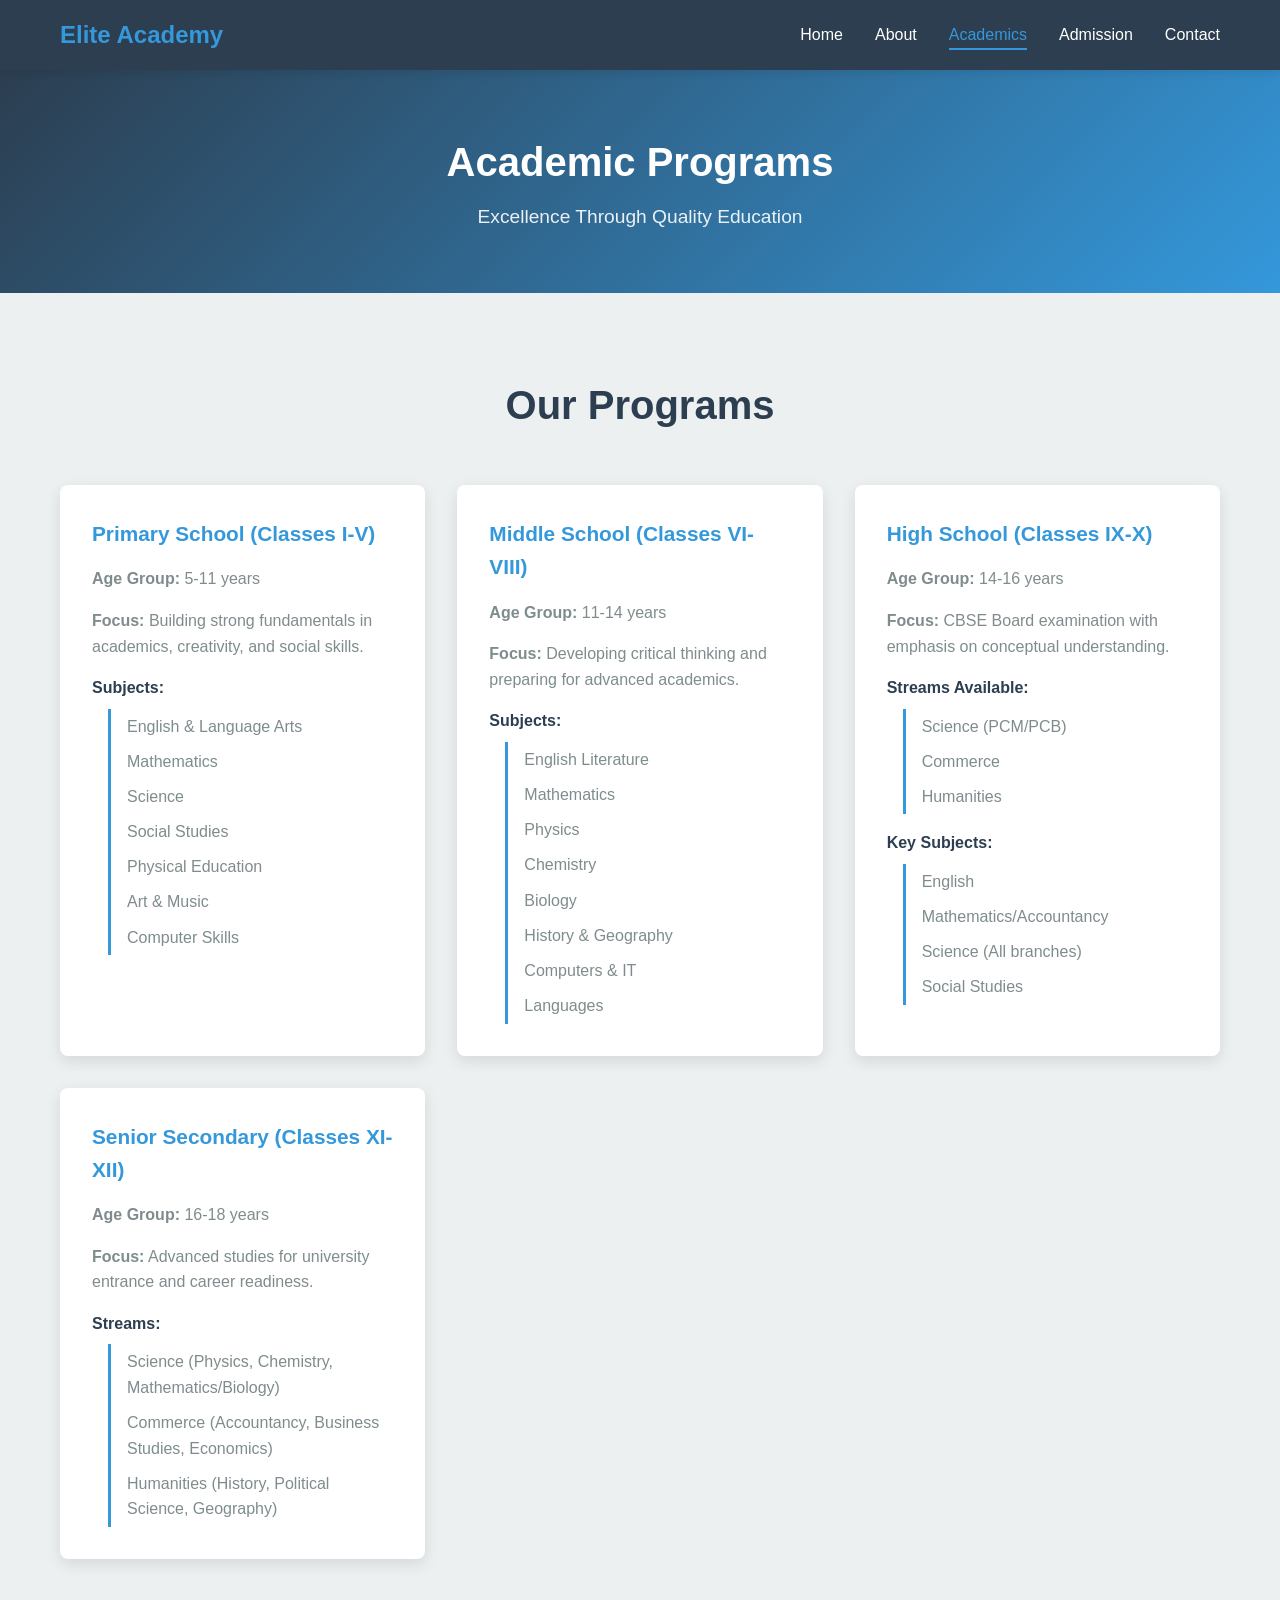
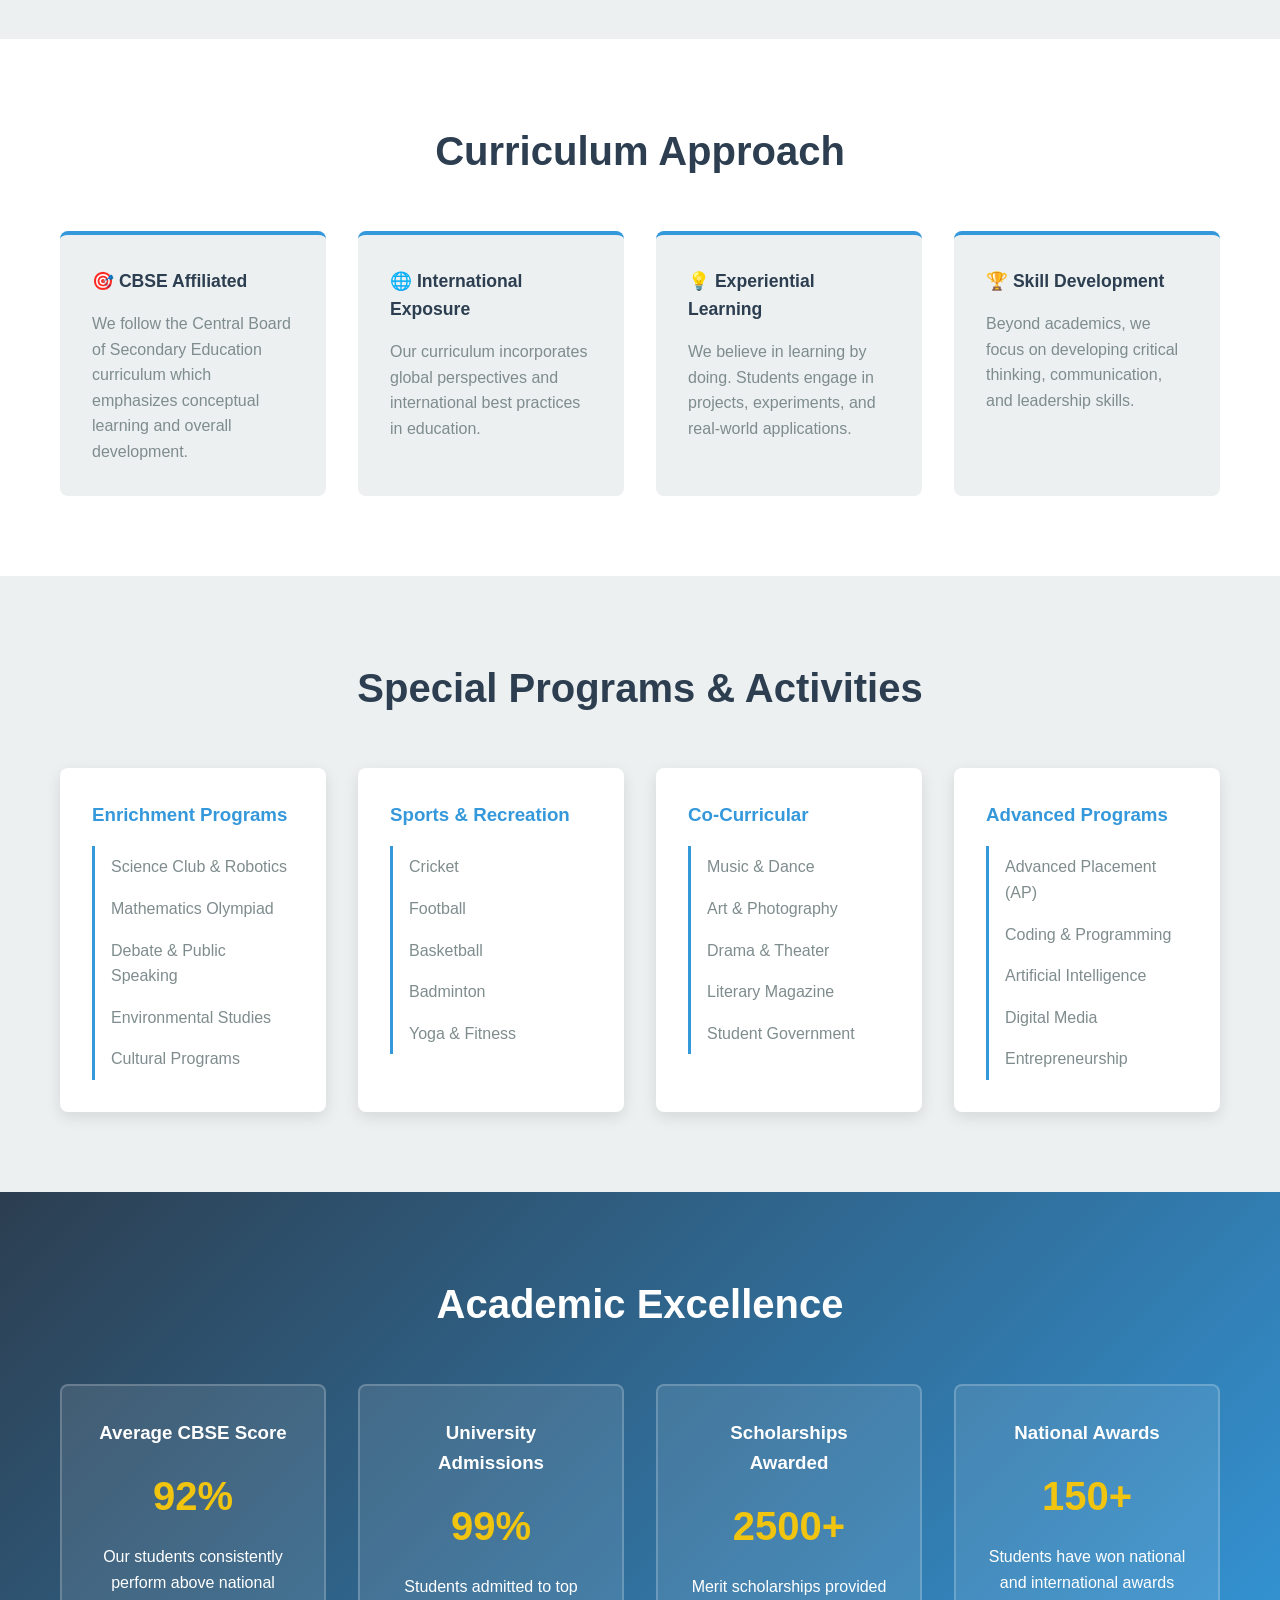
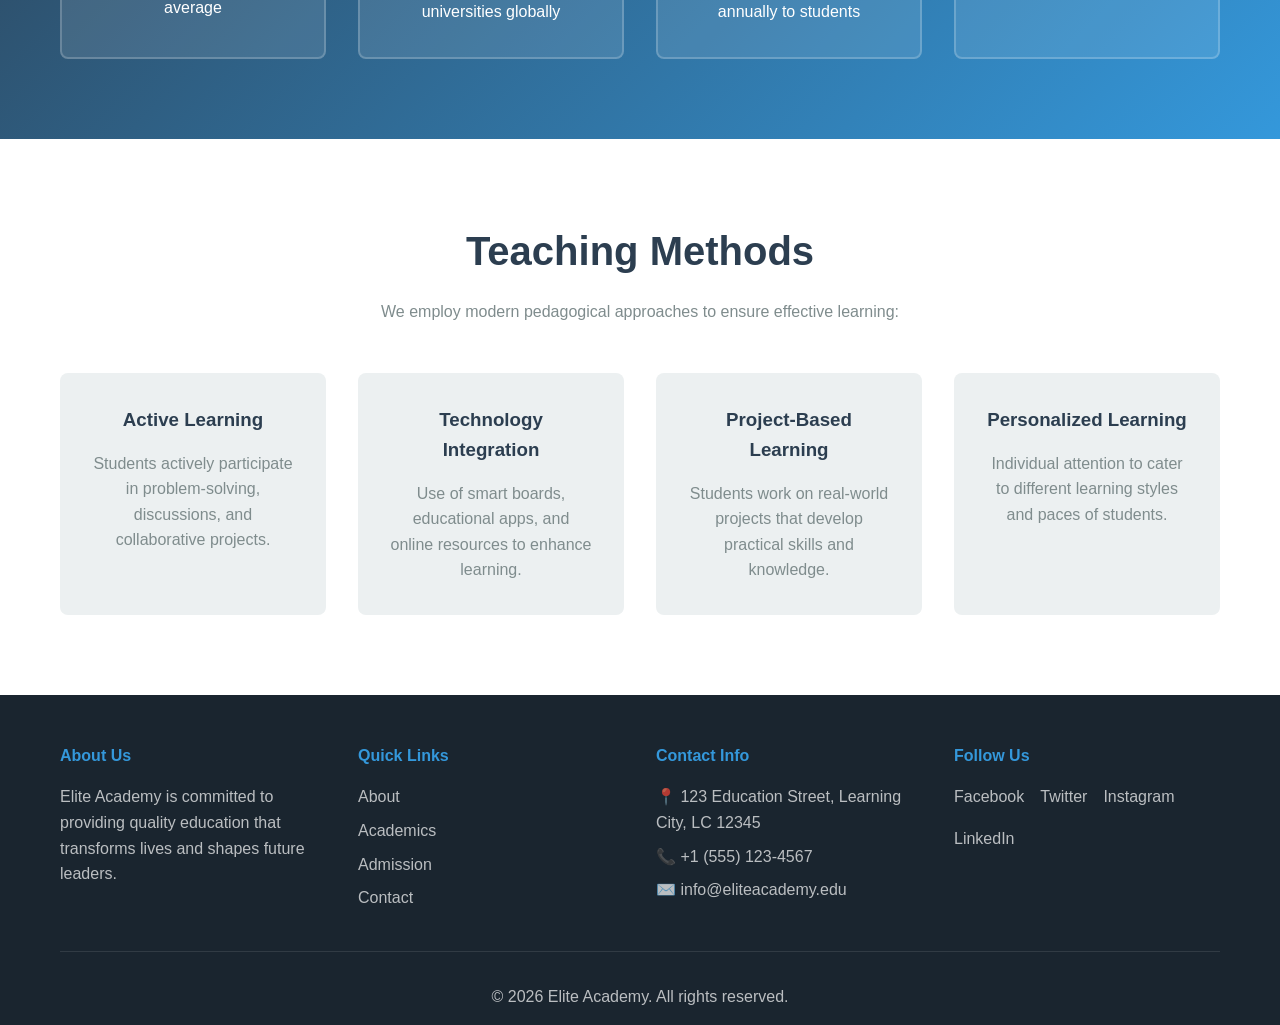
<file: academics.html>
<!DOCTYPE html>
<html lang="en">
<head>
    <meta charset="UTF-8">
    <meta name="viewport" content="width=device-width, initial-scale=1.0">
    <title>Academics - Elite Academy</title>
    <link rel="stylesheet" href="styles.css">
</head>
<body>
    <!-- Navigation Bar -->
    <nav class="navbar">
        <div class="nav-container">
            <div class="logo">Elite Academy</div>
            <ul class="nav-menu">
                <li><a href="index.html">Home</a></li>
                <li><a href="about.html">About</a></li>
                <li><a href="academics.html" class="active">Academics</a></li>
                <li><a href="admission.html">Admission</a></li>
                <li><a href="contact.html">Contact</a></li>
            </ul>
            <div class="hamburger">
                <span></span>
                <span></span>
                <span></span>
            </div>
        </div>
    </nav>

    <!-- Page Header -->
    <section class="page-header">
        <h1>Academic Programs</h1>
        <p>Excellence Through Quality Education</p>
    </section>

    <!-- Programs Section -->
    <section class="programs">
        <div class="container">
            <h2>Our Programs</h2>
            <div class="programs-grid">
                <div class="program-card">
                    <h3>Primary School (Classes I-V)</h3>
                    <div class="program-details">
                        <p><strong>Age Group:</strong> 5-11 years</p>
                        <p><strong>Focus:</strong> Building strong fundamentals in academics, creativity, and social skills.</p>
                        <h4>Subjects:</h4>
                        <ul>
                            <li>English & Language Arts</li>
                            <li>Mathematics</li>
                            <li>Science</li>
                            <li>Social Studies</li>
                            <li>Physical Education</li>
                            <li>Art & Music</li>
                            <li>Computer Skills</li>
                        </ul>
                    </div>
                </div>

                <div class="program-card">
                    <h3>Middle School (Classes VI-VIII)</h3>
                    <div class="program-details">
                        <p><strong>Age Group:</strong> 11-14 years</p>
                        <p><strong>Focus:</strong> Developing critical thinking and preparing for advanced academics.</p>
                        <h4>Subjects:</h4>
                        <ul>
                            <li>English Literature</li>
                            <li>Mathematics</li>
                            <li>Physics</li>
                            <li>Chemistry</li>
                            <li>Biology</li>
                            <li>History & Geography</li>
                            <li>Computers & IT</li>
                            <li>Languages</li>
                        </ul>
                    </div>
                </div>

                <div class="program-card">
                    <h3>High School (Classes IX-X)</h3>
                    <div class="program-details">
                        <p><strong>Age Group:</strong> 14-16 years</p>
                        <p><strong>Focus:</strong> CBSE Board examination with emphasis on conceptual understanding.</p>
                        <h4>Streams Available:</h4>
                        <ul>
                            <li>Science (PCM/PCB)</li>
                            <li>Commerce</li>
                            <li>Humanities</li>
                        </ul>
                        <h4>Key Subjects:</h4>
                        <ul>
                            <li>English</li>
                            <li>Mathematics/Accountancy</li>
                            <li>Science (All branches)</li>
                            <li>Social Studies</li>
                        </ul>
                    </div>
                </div>

                <div class="program-card">
                    <h3>Senior Secondary (Classes XI-XII)</h3>
                    <div class="program-details">
                        <p><strong>Age Group:</strong> 16-18 years</p>
                        <p><strong>Focus:</strong> Advanced studies for university entrance and career readiness.</p>
                        <h4>Streams:</h4>
                        <ul>
                            <li>Science (Physics, Chemistry, Mathematics/Biology)</li>
                            <li>Commerce (Accountancy, Business Studies, Economics)</li>
                            <li>Humanities (History, Political Science, Geography)</li>
                        </ul>
                    </div>
                </div>
            </div>
        </div>
    </section>

    <!-- Curriculum Section -->
    <section class="curriculum">
        <div class="container">
            <h2>Curriculum Approach</h2>
            <div class="curriculum-content">
                <div class="curriculum-item">
                    <h4>🎯 CBSE Affiliated</h4>
                    <p>We follow the Central Board of Secondary Education curriculum which emphasizes conceptual learning and overall development.</p>
                </div>
                <div class="curriculum-item">
                    <h4>🌐 International Exposure</h4>
                    <p>Our curriculum incorporates global perspectives and international best practices in education.</p>
                </div>
                <div class="curriculum-item">
                    <h4>💡 Experiential Learning</h4>
                    <p>We believe in learning by doing. Students engage in projects, experiments, and real-world applications.</p>
                </div>
                <div class="curriculum-item">
                    <h4>🏆 Skill Development</h4>
                    <p>Beyond academics, we focus on developing critical thinking, communication, and leadership skills.</p>
                </div>
            </div>
        </div>
    </section>

    <!-- Special Programs -->
    <section class="special-programs">
        <div class="container">
            <h2>Special Programs & Activities</h2>
            <div class="special-programs-grid">
                <div class="program-item">
                    <h3>Enrichment Programs</h3>
                    <ul>
                        <li>Science Club & Robotics</li>
                        <li>Mathematics Olympiad</li>
                        <li>Debate & Public Speaking</li>
                        <li>Environmental Studies</li>
                        <li>Cultural Programs</li>
                    </ul>
                </div>
                <div class="program-item">
                    <h3>Sports & Recreation</h3>
                    <ul>
                        <li>Cricket</li>
                        <li>Football</li>
                        <li>Basketball</li>
                        <li>Badminton</li>
                        <li>Yoga & Fitness</li>
                    </ul>
                </div>
                <div class="program-item">
                    <h3>Co-Curricular</h3>
                    <ul>
                        <li>Music & Dance</li>
                        <li>Art & Photography</li>
                        <li>Drama & Theater</li>
                        <li>Literary Magazine</li>
                        <li>Student Government</li>
                    </ul>
                </div>
                <div class="program-item">
                    <h3>Advanced Programs</h3>
                    <ul>
                        <li>Advanced Placement (AP)</li>
                        <li>Coding & Programming</li>
                        <li>Artificial Intelligence</li>
                        <li>Digital Media</li>
                        <li>Entrepreneurship</li>
                    </ul>
                </div>
            </div>
        </div>
    </section>

    <!-- Academic Excellence -->
    <section class="academic-excellence">
        <div class="container">
            <h2>Academic Excellence</h2>
            <div class="excellence-grid">
                <div class="excellence-card">
                    <h3>Average CBSE Score</h3>
                    <p class="stat">92%</p>
                    <p>Our students consistently perform above national average</p>
                </div>
                <div class="excellence-card">
                    <h3>University Admissions</h3>
                    <p class="stat">99%</p>
                    <p>Students admitted to top universities globally</p>
                </div>
                <div class="excellence-card">
                    <h3>Scholarships Awarded</h3>
                    <p class="stat">2500+</p>
                    <p>Merit scholarships provided annually to students</p>
                </div>
                <div class="excellence-card">
                    <h3>National Awards</h3>
                    <p class="stat">150+</p>
                    <p>Students have won national and international awards</p>
                </div>
            </div>
        </div>
    </section>

    <!-- Teaching Methods -->
    <section class="teaching-methods">
        <div class="container">
            <h2>Teaching Methods</h2>
            <p class="section-intro">We employ modern pedagogical approaches to ensure effective learning:</p>
            <div class="methods-grid">
                <div class="method-card">
                    <h3>Active Learning</h3>
                    <p>Students actively participate in problem-solving, discussions, and collaborative projects.</p>
                </div>
                <div class="method-card">
                    <h3>Technology Integration</h3>
                    <p>Use of smart boards, educational apps, and online resources to enhance learning.</p>
                </div>
                <div class="method-card">
                    <h3>Project-Based Learning</h3>
                    <p>Students work on real-world projects that develop practical skills and knowledge.</p>
                </div>
                <div class="method-card">
                    <h3>Personalized Learning</h3>
                    <p>Individual attention to cater to different learning styles and paces of students.</p>
                </div>
            </div>
        </div>
    </section>

    <!-- Footer -->
    <footer class="footer">
        <div class="container">
            <div class="footer-content">
                <div class="footer-section">
                    <h4>About Us</h4>
                    <p>Elite Academy is committed to providing quality education that transforms lives and shapes future leaders.</p>
                </div>
                <div class="footer-section">
                    <h4>Quick Links</h4>
                    <ul>
                        <li><a href="about.html">About</a></li>
                        <li><a href="academics.html">Academics</a></li>
                        <li><a href="admission.html">Admission</a></li>
                        <li><a href="contact.html">Contact</a></li>
                    </ul>
                </div>
                <div class="footer-section">
                    <h4>Contact Info</h4>
                    <p>📍 123 Education Street, Learning City, LC 12345</p>
                    <p>📞 +1 (555) 123-4567</p>
                    <p>✉️ info@eliteacademy.edu</p>
                </div>
                <div class="footer-section">
                    <h4>Follow Us</h4>
                    <div class="social-links">
                        <a href="#" target="_blank">Facebook</a>
                        <a href="#" target="_blank">Twitter</a>
                        <a href="#" target="_blank">Instagram</a>
                        <a href="#" target="_blank">LinkedIn</a>
                    </div>
                </div>
            </div>
            <hr>
            <div class="footer-bottom">
                <p>&copy; 2026 Elite Academy. All rights reserved.</p>
            </div>
        </div>
    </footer>

    <script src="script.js"></script>
</body>
</html>
</file>
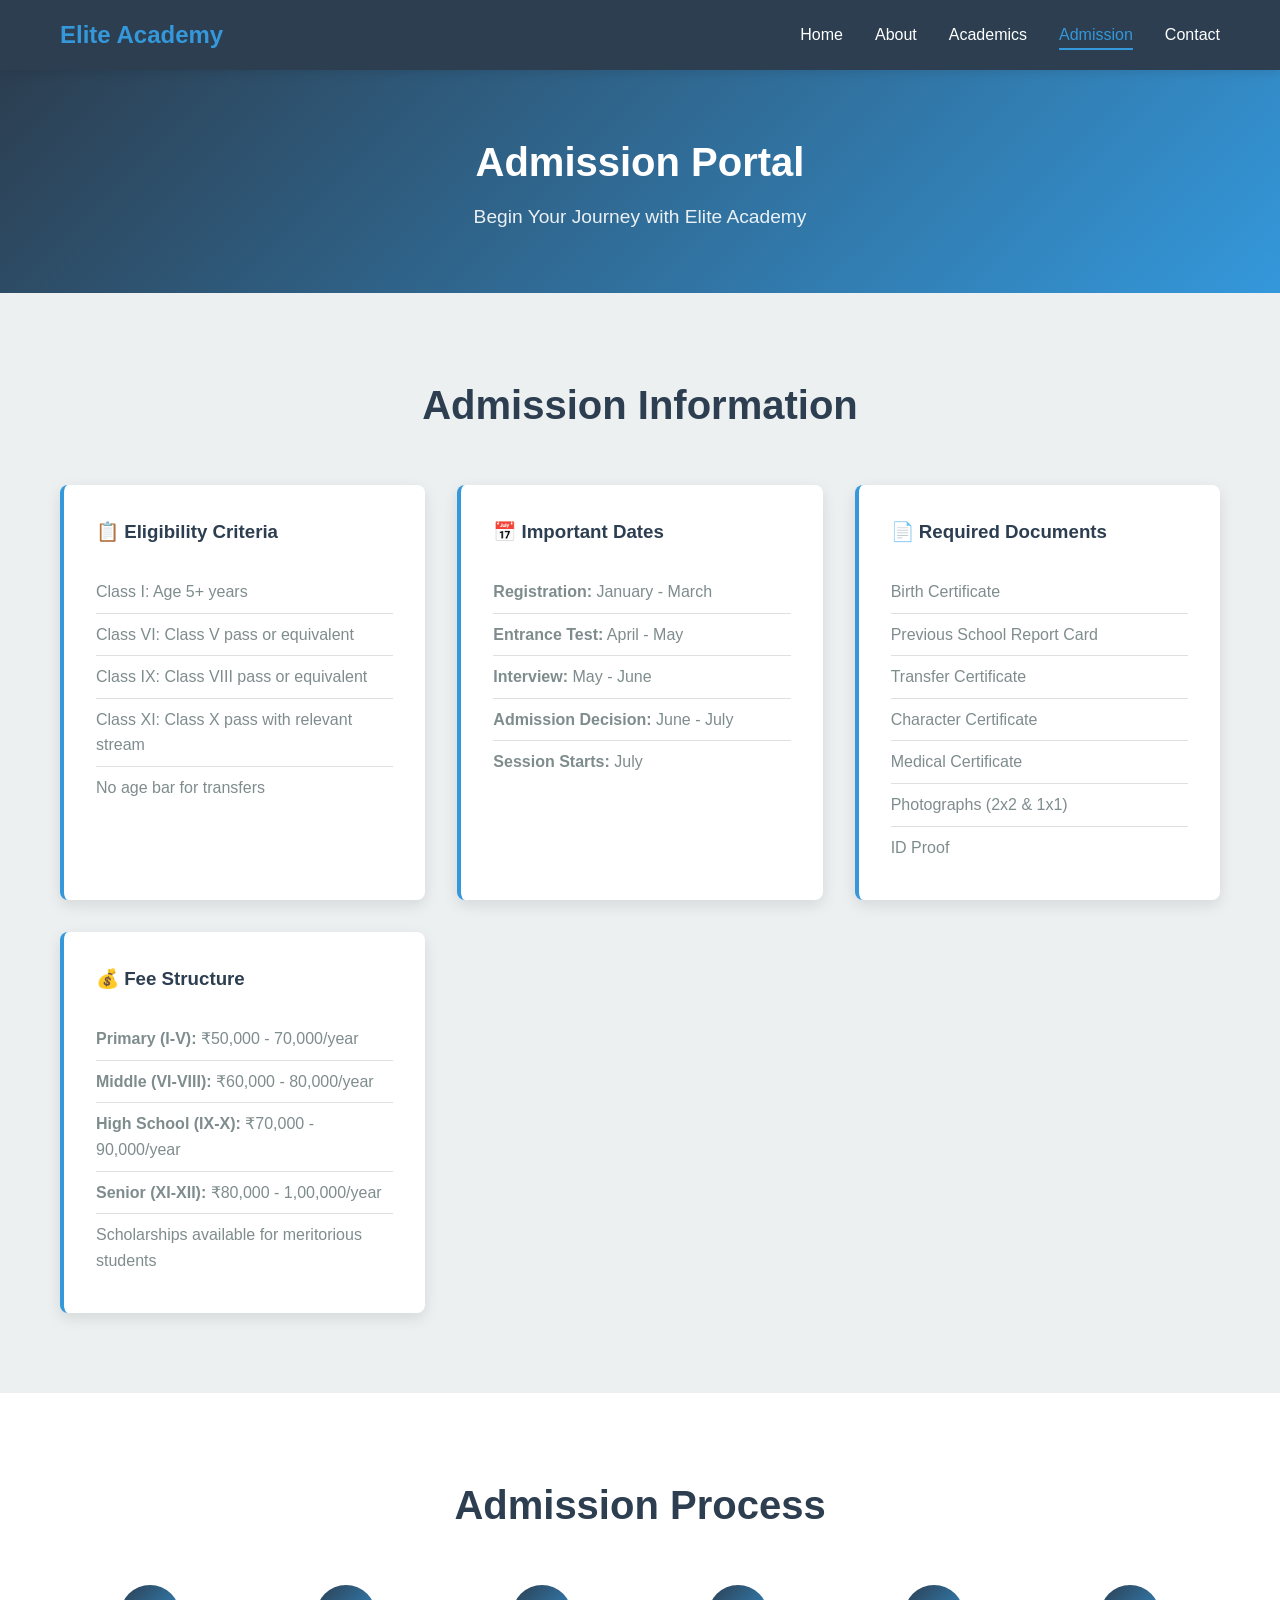
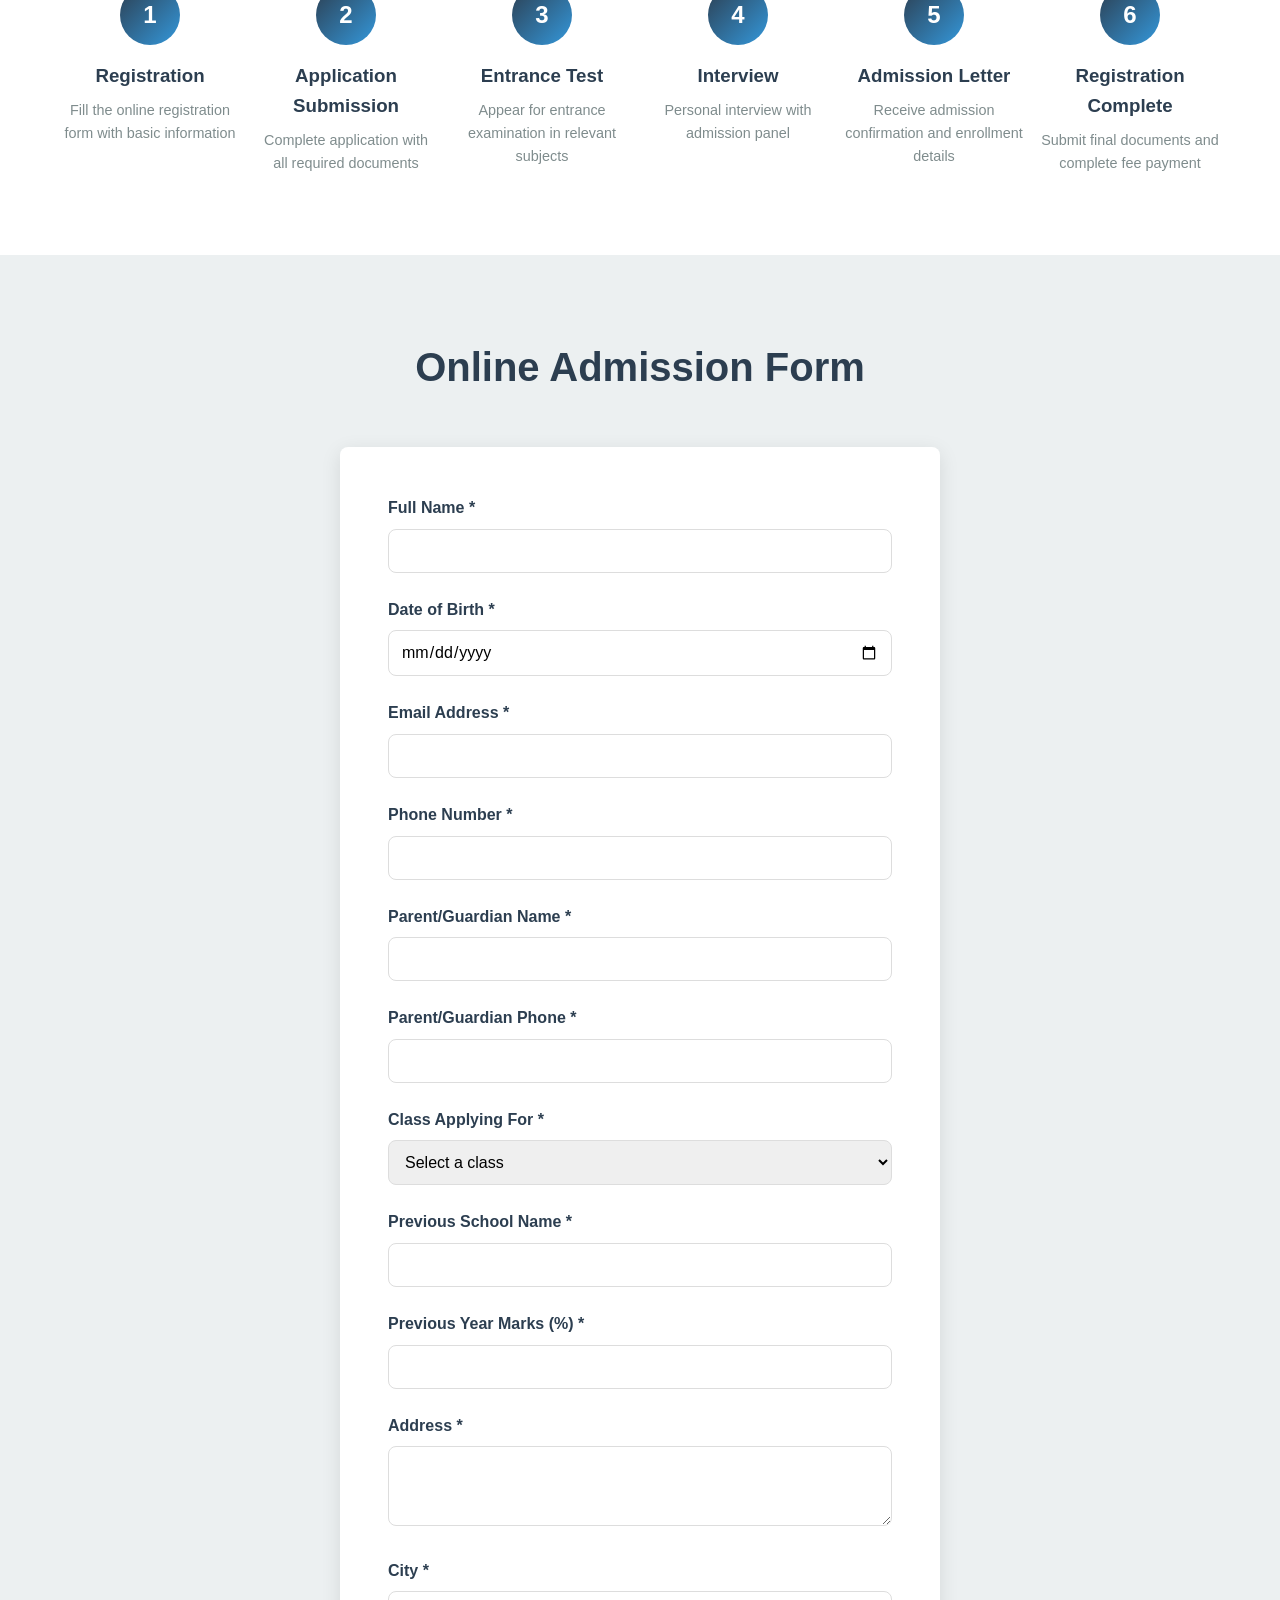
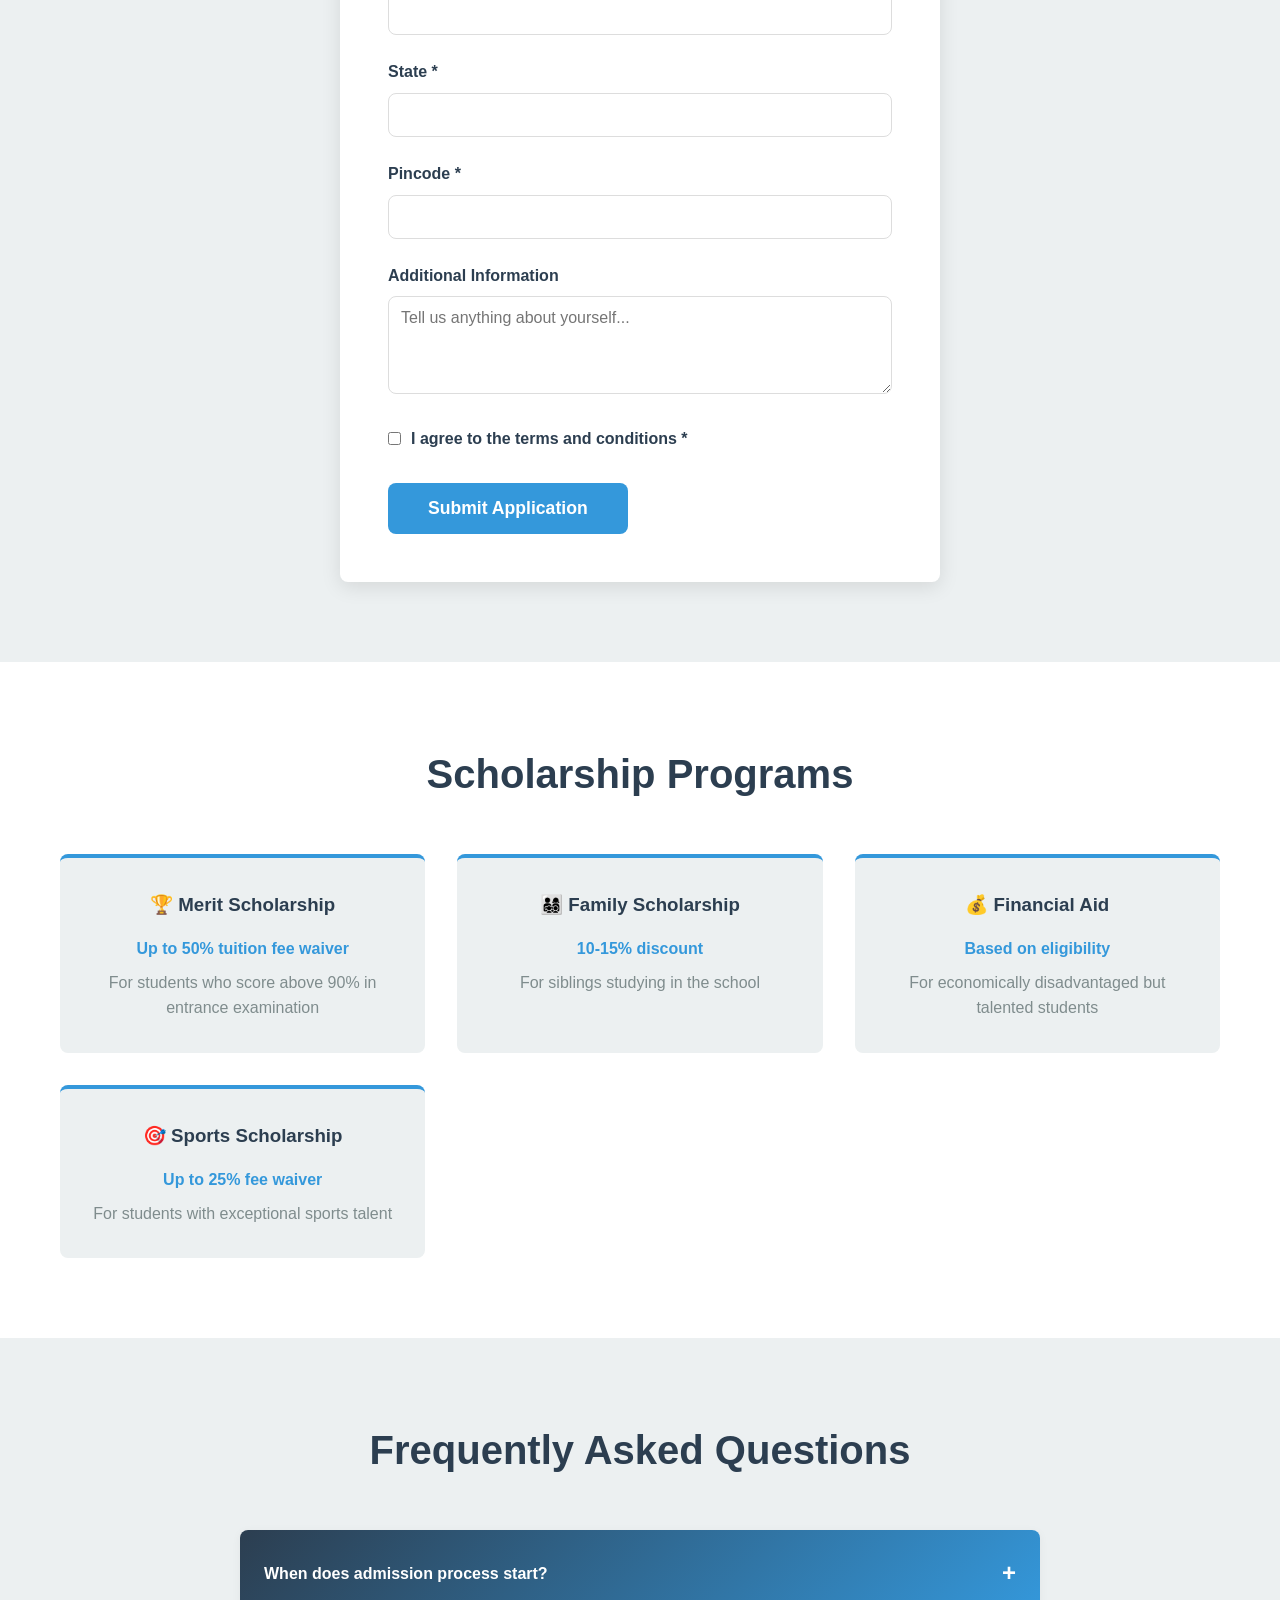
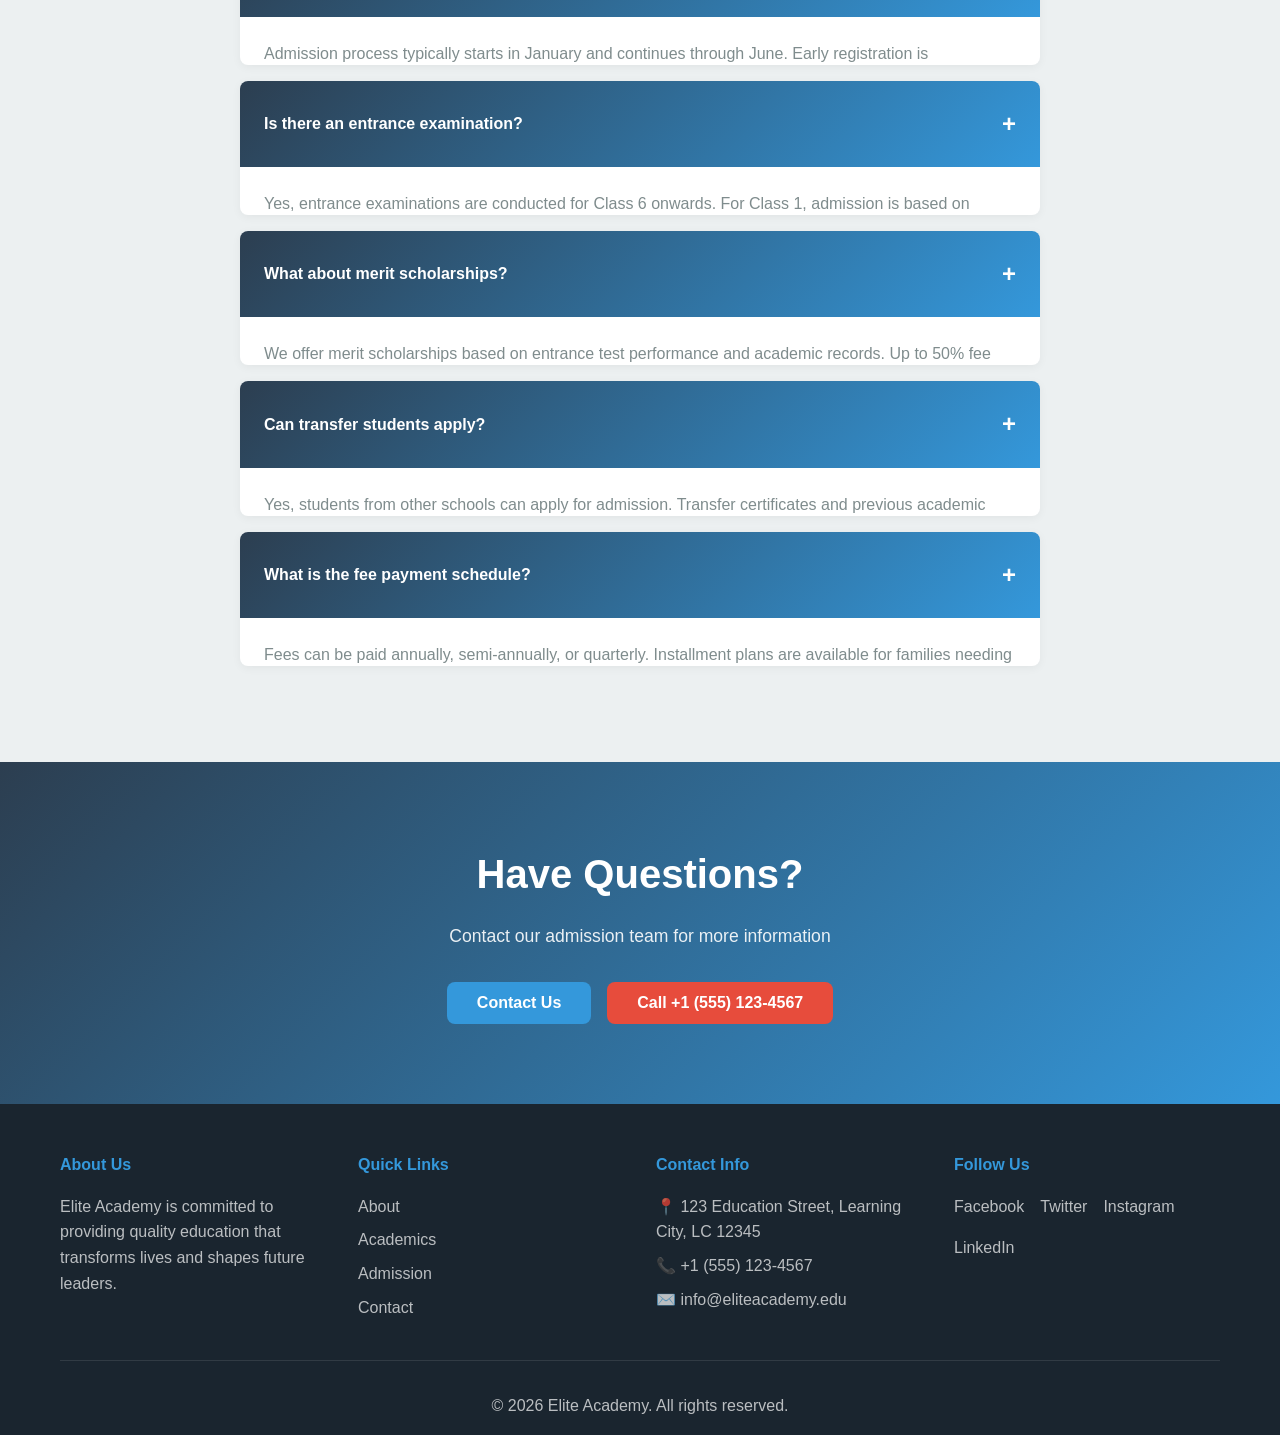
<file: admission.html>
<!DOCTYPE html>
<html lang="en">
<head>
    <meta charset="UTF-8">
    <meta name="viewport" content="width=device-width, initial-scale=1.0">
    <title>Admission - Elite Academy</title>
    <link rel="stylesheet" href="styles.css">
</head>
<body>
    <!-- Navigation Bar -->
    <nav class="navbar">
        <div class="nav-container">
            <div class="logo">Elite Academy</div>
            <ul class="nav-menu">
                <li><a href="index.html">Home</a></li>
                <li><a href="about.html">About</a></li>
                <li><a href="academics.html">Academics</a></li>
                <li><a href="admission.html" class="active">Admission</a></li>
                <li><a href="contact.html">Contact</a></li>
            </ul>
            <div class="hamburger">
                <span></span>
                <span></span>
                <span></span>
            </div>
        </div>
    </nav>

    <!-- Page Header -->
    <section class="page-header">
        <h1>Admission Portal</h1>
        <p>Begin Your Journey with Elite Academy</p>
    </section>

    <!-- Admission Info -->
    <section class="admission-info">
        <div class="container">
            <h2>Admission Information</h2>
            <div class="admission-grid">
                <div class="info-card">
                    <h3>📋 Eligibility Criteria</h3>
                    <ul>
                        <li>Class I: Age 5+ years</li>
                        <li>Class VI: Class V pass or equivalent</li>
                        <li>Class IX: Class VIII pass or equivalent</li>
                        <li>Class XI: Class X pass with relevant stream</li>
                        <li>No age bar for transfers</li>
                    </ul>
                </div>
                <div class="info-card">
                    <h3>📅 Important Dates</h3>
                    <ul>
                        <li><strong>Registration:</strong> January - March</li>
                        <li><strong>Entrance Test:</strong> April - May</li>
                        <li><strong>Interview:</strong> May - June</li>
                        <li><strong>Admission Decision:</strong> June - July</li>
                        <li><strong>Session Starts:</strong> July</li>
                    </ul>
                </div>
                <div class="info-card">
                    <h3>📄 Required Documents</h3>
                    <ul>
                        <li>Birth Certificate</li>
                        <li>Previous School Report Card</li>
                        <li>Transfer Certificate</li>
                        <li>Character Certificate</li>
                        <li>Medical Certificate</li>
                        <li>Photographs (2x2 & 1x1)</li>
                        <li>ID Proof</li>
                    </ul>
                </div>
                <div class="info-card">
                    <h3>💰 Fee Structure</h3>
                    <ul>
                        <li><strong>Primary (I-V):</strong> ₹50,000 - 70,000/year</li>
                        <li><strong>Middle (VI-VIII):</strong> ₹60,000 - 80,000/year</li>
                        <li><strong>High School (IX-X):</strong> ₹70,000 - 90,000/year</li>
                        <li><strong>Senior (XI-XII):</strong> ₹80,000 - 1,00,000/year</li>
                        <li>Scholarships available for meritorious students</li>
                    </ul>
                </div>
            </div>
        </div>
    </section>

    <!-- Admission Process -->
    <section class="admission-process">
        <div class="container">
            <h2>Admission Process</h2>
            <div class="process-steps">
                <div class="step">
                    <div class="step-number">1</div>
                    <h3>Registration</h3>
                    <p>Fill the online registration form with basic information</p>
                </div>
                <div class="step">
                    <div class="step-number">2</div>
                    <h3>Application Submission</h3>
                    <p>Complete application with all required documents</p>
                </div>
                <div class="step">
                    <div class="step-number">3</div>
                    <h3>Entrance Test</h3>
                    <p>Appear for entrance examination in relevant subjects</p>
                </div>
                <div class="step">
                    <div class="step-number">4</div>
                    <h3>Interview</h3>
                    <p>Personal interview with admission panel</p>
                </div>
                <div class="step">
                    <div class="step-number">5</div>
                    <h3>Admission Letter</h3>
                    <p>Receive admission confirmation and enrollment details</p>
                </div>
                <div class="step">
                    <div class="step-number">6</div>
                    <h3>Registration Complete</h3>
                    <p>Submit final documents and complete fee payment</p>
                </div>
            </div>
        </div>
    </section>

    <!-- Online Admission Form -->
    <section class="admission-form-section">
        <div class="container">
            <h2>Online Admission Form</h2>
            <div class="form-container">
                <form id="admissionForm" onsubmit="submitForm(event)">
                    <div class="form-group">
                        <label for="fullName">Full Name *</label>
                        <input type="text" id="fullName" name="fullName" required>
                    </div>

                    <div class="form-group">
                        <label for="dob">Date of Birth *</label>
                        <input type="date" id="dob" name="dob" required>
                    </div>

                    <div class="form-group">
                        <label for="email">Email Address *</label>
                        <input type="email" id="email" name="email" required>
                    </div>

                    <div class="form-group">
                        <label for="phone">Phone Number *</label>
                        <input type="tel" id="phone" name="phone" required>
                    </div>

                    <div class="form-group">
                        <label for="guardianName">Parent/Guardian Name *</label>
                        <input type="text" id="guardianName" name="guardianName" required>
                    </div>

                    <div class="form-group">
                        <label for="guardianPhone">Parent/Guardian Phone *</label>
                        <input type="tel" id="guardianPhone" name="guardianPhone" required>
                    </div>

                    <div class="form-group">
                        <label for="currentClass">Class Applying For *</label>
                        <select id="currentClass" name="currentClass" required>
                            <option value="">Select a class</option>
                            <option value="Class 1">Class 1</option>
                            <option value="Class 6">Class 6</option>
                            <option value="Class 9">Class 9</option>
                            <option value="Class 11">Class 11 - Science</option>
                            <option value="Class 11 Commerce">Class 11 - Commerce</option>
                            <option value="Class 11 Humanities">Class 11 - Humanities</option>
                        </select>
                    </div>

                    <div class="form-group">
                        <label for="previousSchool">Previous School Name *</label>
                        <input type="text" id="previousSchool" name="previousSchool" required>
                    </div>

                    <div class="form-group">
                        <label for="marks">Previous Year Marks (%) *</label>
                        <input type="number" id="marks" name="marks" min="0" max="100" required>
                    </div>

                    <div class="form-group">
                        <label for="address">Address *</label>
                        <textarea id="address" name="address" rows="3" required></textarea>
                    </div>

                    <div class="form-group">
                        <label for="city">City *</label>
                        <input type="text" id="city" name="city" required>
                    </div>

                    <div class="form-group">
                        <label for="state">State *</label>
                        <input type="text" id="state" name="state" required>
                    </div>

                    <div class="form-group">
                        <label for="pincode">Pincode *</label>
                        <input type="text" id="pincode" name="pincode" required>
                    </div>

                    <div class="form-group">
                        <label for="message">Additional Information</label>
                        <textarea id="message" name="message" rows="4" placeholder="Tell us anything about yourself..."></textarea>
                    </div>

                    <div class="form-group checkbox">
                        <input type="checkbox" id="agree" name="agree" required>
                        <label for="agree">I agree to the terms and conditions *</label>
                    </div>

                    <button type="submit" class="btn btn-primary btn-large">Submit Application</button>
                </form>
                <div id="formMessage" class="form-message" style="display:none;"></div>
            </div>
        </div>
    </section>

    <!-- Scholarship Information -->
    <section class="scholarships">
        <div class="container">
            <h2>Scholarship Programs</h2>
            <div class="scholarship-grid">
                <div class="scholarship-card">
                    <h3>🏆 Merit Scholarship</h3>
                    <p><strong>Up to 50% tuition fee waiver</strong></p>
                    <p>For students who score above 90% in entrance examination</p>
                </div>
                <div class="scholarship-card">
                    <h3>👨‍👩‍👧‍👦 Family Scholarship</h3>
                    <p><strong>10-15% discount</strong></p>
                    <p>For siblings studying in the school</p>
                </div>
                <div class="scholarship-card">
                    <h3>💰 Financial Aid</h3>
                    <p><strong>Based on eligibility</strong></p>
                    <p>For economically disadvantaged but talented students</p>
                </div>
                <div class="scholarship-card">
                    <h3>🎯 Sports Scholarship</h3>
                    <p><strong>Up to 25% fee waiver</strong></p>
                    <p>For students with exceptional sports talent</p>
                </div>
            </div>
        </div>
    </section>

    <!-- FAQ Section -->
    <section class="faq">
        <div class="container">
            <h2>Frequently Asked Questions</h2>
            <div class="faq-items">
                <div class="faq-item">
                    <h4>When does admission process start? <span class="toggle">+</span></h4>
                    <div class="faq-answer">
                        <p>Admission process typically starts in January and continues through June. Early registration is recommended for better class options.</p>
                    </div>
                </div>
                <div class="faq-item">
                    <h4>Is there an entrance examination? <span class="toggle">+</span></h4>
                    <div class="faq-answer">
                        <p>Yes, entrance examinations are conducted for Class 6 onwards. For Class 1, admission is based on interaction and basic readiness assessment.</p>
                    </div>
                </div>
                <div class="faq-item">
                    <h4>What about merit scholarships? <span class="toggle">+</span></h4>
                    <div class="faq-answer">
                        <p>We offer merit scholarships based on entrance test performance and academic records. Up to 50% fee waiver is available for top performers.</p>
                    </div>
                </div>
                <div class="faq-item">
                    <h4>Can transfer students apply? <span class="toggle">+</span></h4>
                    <div class="faq-answer">
                        <p>Yes, students from other schools can apply for admission. Transfer certificates and previous academic records are required.</p>
                    </div>
                </div>
                <div class="faq-item">
                    <h4>What is the fee payment schedule? <span class="toggle">+</span></h4>
                    <div class="faq-answer">
                        <p>Fees can be paid annually, semi-annually, or quarterly. Installment plans are available for families needing financial support.</p>
                    </div>
                </div>
            </div>
        </div>
    </section>

    <!-- Contact CTA -->
    <section class="contact-cta">
        <div class="container">
            <h2>Have Questions?</h2>
            <p>Contact our admission team for more information</p>
            <div class="contact-buttons">
                <button class="btn btn-primary" onclick="window.location.href='contact.html'">Contact Us</button>
                <button class="btn btn-secondary" onclick="window.open('tel:+15551234567')">Call +1 (555) 123-4567</button>
            </div>
        </div>
    </section>

    <!-- Footer -->
    <footer class="footer">
        <div class="container">
            <div class="footer-content">
                <div class="footer-section">
                    <h4>About Us</h4>
                    <p>Elite Academy is committed to providing quality education that transforms lives and shapes future leaders.</p>
                </div>
                <div class="footer-section">
                    <h4>Quick Links</h4>
                    <ul>
                        <li><a href="about.html">About</a></li>
                        <li><a href="academics.html">Academics</a></li>
                        <li><a href="admission.html">Admission</a></li>
                        <li><a href="contact.html">Contact</a></li>
                    </ul>
                </div>
                <div class="footer-section">
                    <h4>Contact Info</h4>
                    <p>📍 123 Education Street, Learning City, LC 12345</p>
                    <p>📞 +1 (555) 123-4567</p>
                    <p>✉️ info@eliteacademy.edu</p>
                </div>
                <div class="footer-section">
                    <h4>Follow Us</h4>
                    <div class="social-links">
                        <a href="#" target="_blank">Facebook</a>
                        <a href="#" target="_blank">Twitter</a>
                        <a href="#" target="_blank">Instagram</a>
                        <a href="#" target="_blank">LinkedIn</a>
                    </div>
                </div>
            </div>
            <hr>
            <div class="footer-bottom">
                <p>&copy; 2026 Elite Academy. All rights reserved.</p>
            </div>
        </div>
    </footer>

    <script src="script.js"></script>
</body>
</html>
</file>
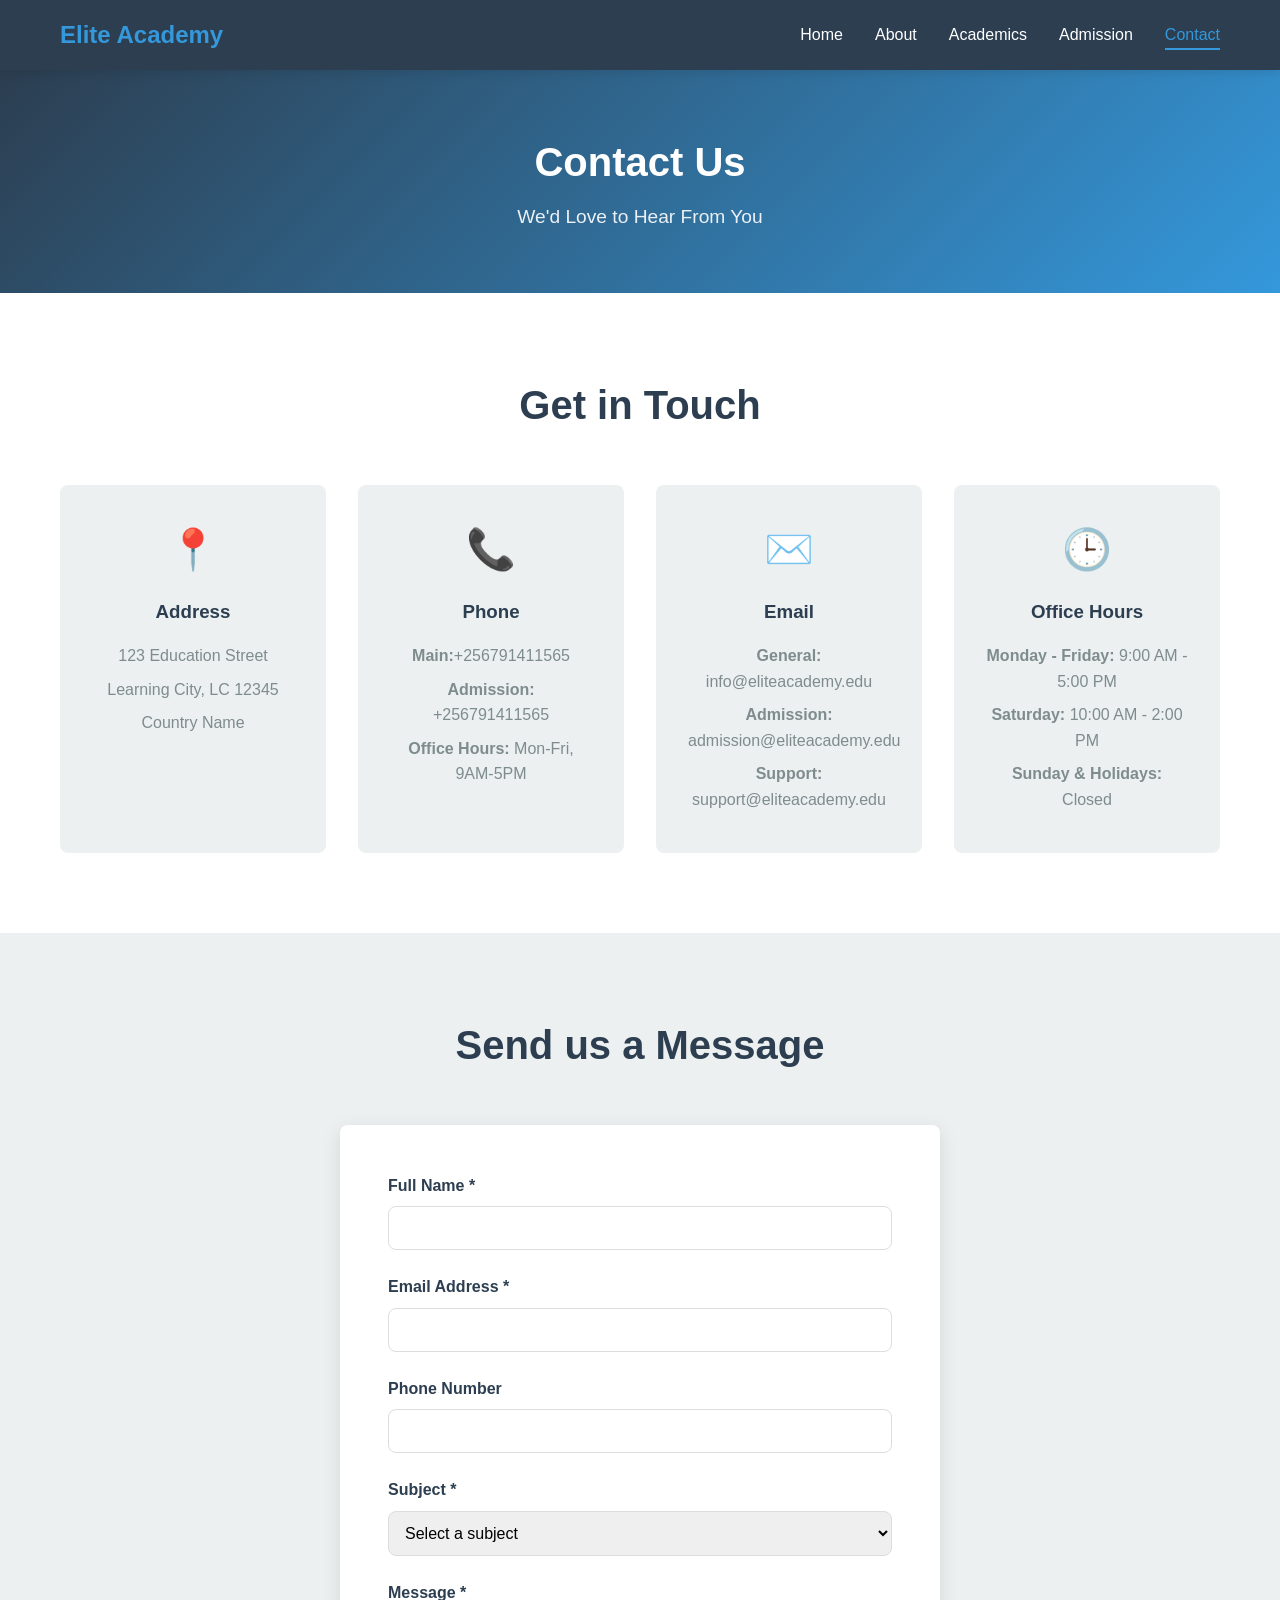
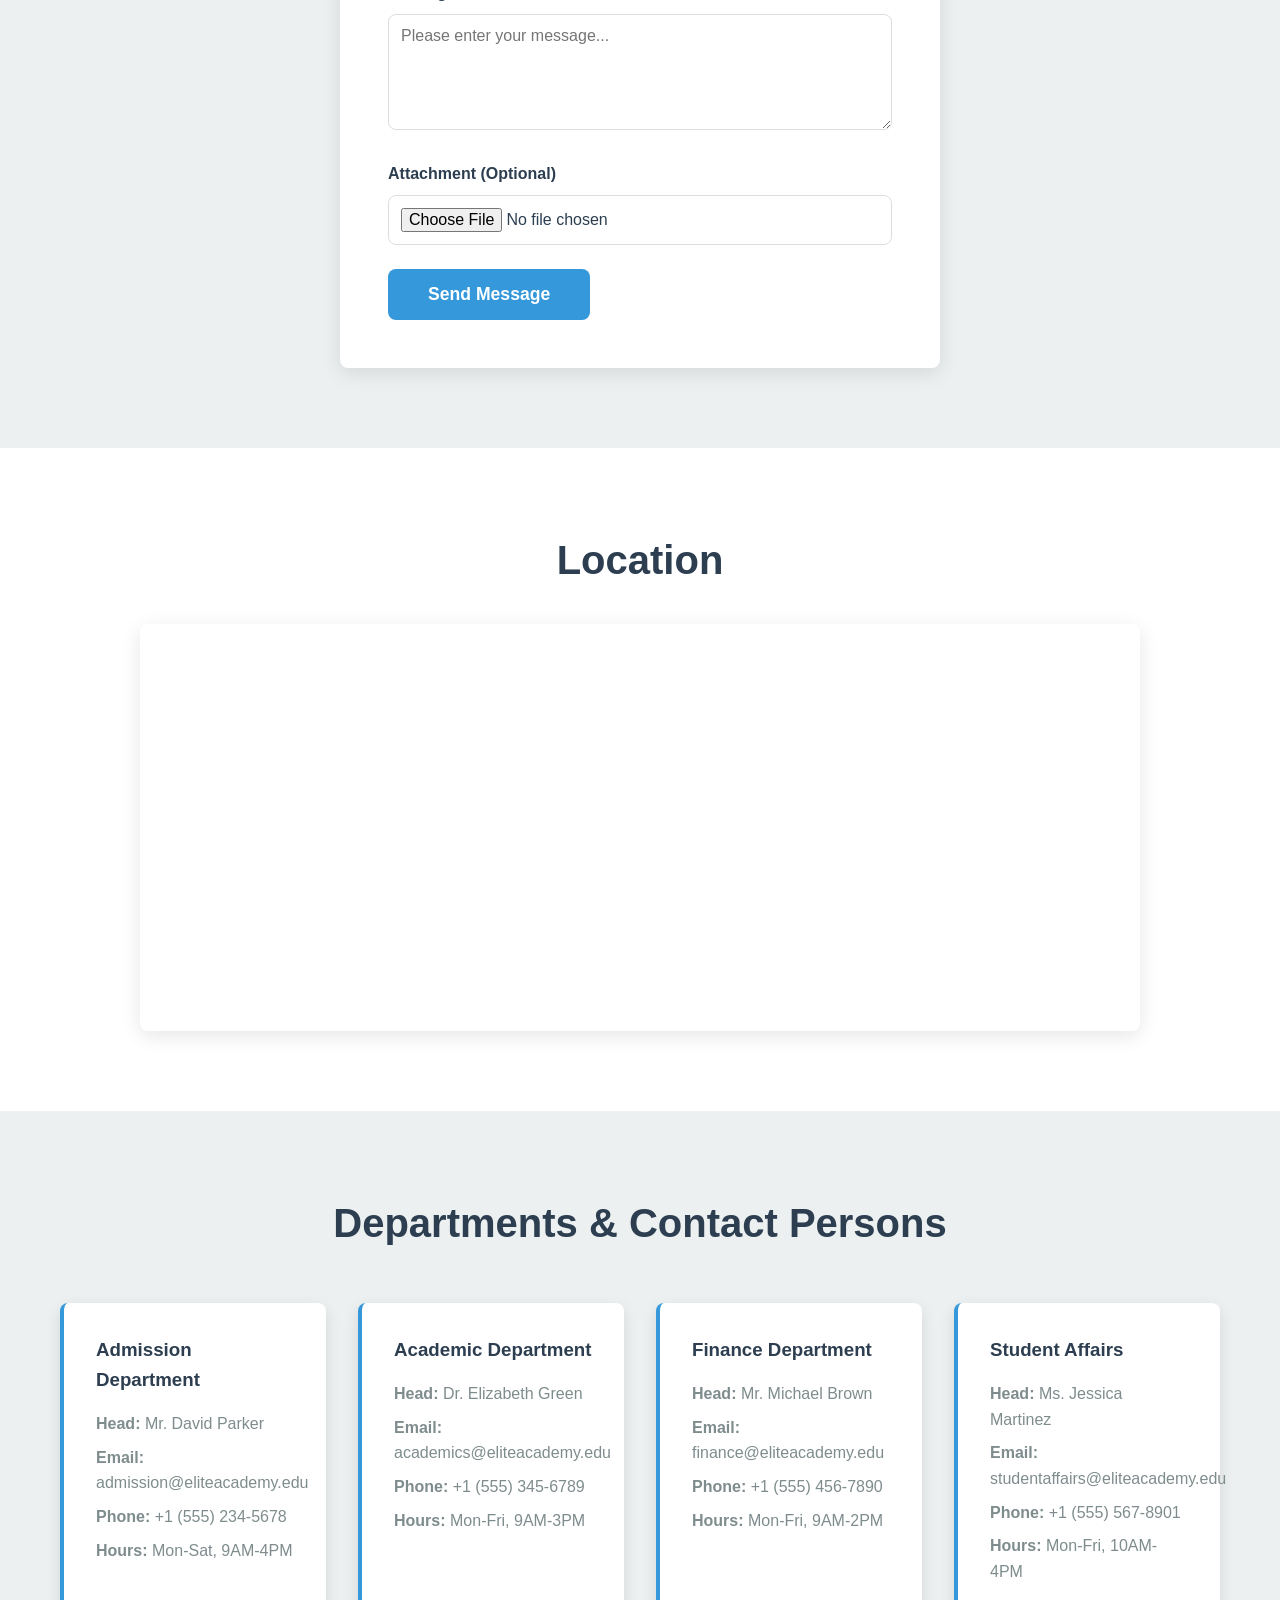
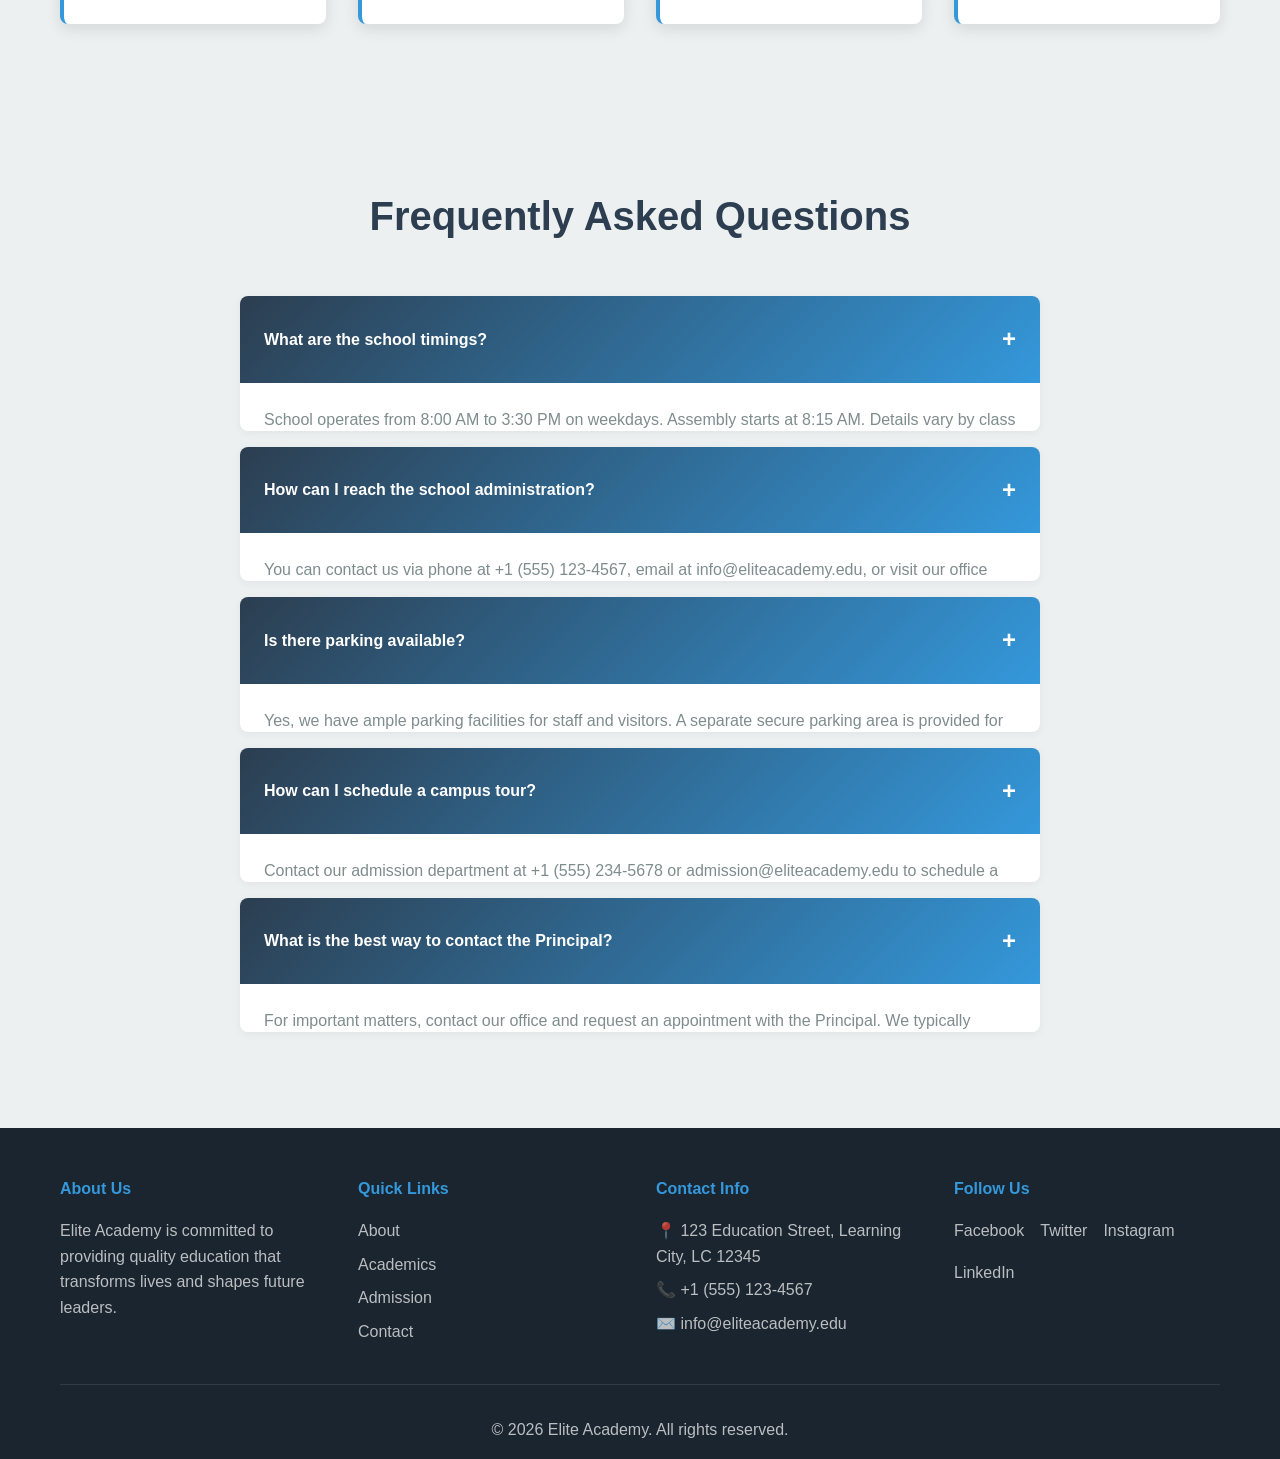
<file: contact.html>
<!DOCTYPE html>
<html lang="en">
<head>
    <meta charset="UTF-8">
    <meta name="viewport" content="width=device-width, initial-scale=1.0">
    <title>Contact Us - Elite Academy</title>
    <link rel="stylesheet" href="styles.css">
</head>
<body>
    <!-- Navigation Bar -->
    <nav class="navbar">
        <div class="nav-container">
            <div class="logo">Elite Academy</div>
            <ul class="nav-menu">
                <li><a href="index.html">Home</a></li>
                <li><a href="about.html">About</a></li>
                <li><a href="academics.html">Academics</a></li>
                <li><a href="admission.html">Admission</a></li>
                <li><a href="contact.html" class="active">Contact</a></li>
            </ul>
            <div class="hamburger">
                <span></span>
                <span></span>
                <span></span>
            </div>
        </div>
    </nav>

    <!-- Page Header -->
    <section class="page-header">
        <h1>Contact Us</h1>
        <p>We'd Love to Hear From You</p>
    </section>

    <!-- Contact Information -->
    <section class="contact-info">
        <div class="container">
            <h2>Get in Touch</h2>
            <div class="contact-grid">
                <div class="contact-card">
                    <div class="icon">📍</div>
                    <h3>Address</h3>
                    <p>123 Education Street</p>
                    <p>Learning City, LC 12345</p>
                    <p>Country Name</p>
                </div>
                <div class="contact-card">
                    <div class="icon">📞</div>
                    <h3>Phone</h3>
                    <p><strong>Main:</strong>+256791411565</p>
                    <p><strong>Admission:</strong> +256791411565</p>
                    <p><strong>Office Hours:</strong> Mon-Fri, 9AM-5PM</p>
                </div>
                <div class="contact-card">
                    <div class="icon">✉️</div>
                    <h3>Email</h3>
                    <p><strong>General:</strong> info@eliteacademy.edu</p>
                    <p><strong>Admission:</strong> admission@eliteacademy.edu</p>
                    <p><strong>Support:</strong> support@eliteacademy.edu</p>
                </div>
                <div class="contact-card">
                    <div class="icon">🕒</div>
                    <h3>Office Hours</h3>
                    <p><strong>Monday - Friday:</strong> 9:00 AM - 5:00 PM</p>
                    <p><strong>Saturday:</strong> 10:00 AM - 2:00 PM</p>
                    <p><strong>Sunday & Holidays:</strong> Closed</p>
                </div>
            </div>
        </div>
    </section>

    <!-- Contact Form -->
    <section class="contact-form-section">
        <div class="container">
            <h2>Send us a Message</h2>
            <div class="form-wrapper">
                <form id="contactForm" onsubmit="submitContactForm(event)">
                    <div class="form-group">
                        <label for="name">Full Name *</label>
                        <input type="text" id="name" name="name" required>
                    </div>

                    <div class="form-group">
                        <label for="contactEmail">Email Address *</label>
                        <input type="email" id="contactEmail" name="contactEmail" required>
                    </div>

                    <div class="form-group">
                        <label for="contactPhone">Phone Number</label>
                        <input type="tel" id="contactPhone" name="contactPhone">
                    </div>

                    <div class="form-group">
                        <label for="subject">Subject *</label>
                        <select id="subject" name="subject" required>
                            <option value="">Select a subject</option>
                            <option value="Admission Inquiry">Admission Inquiry</option>
                            <option value="Fee Related">Fee Related</option>
                            <option value="Academic">Academic</option>
                            <option value="Complaint">Complaint</option>
                            <option value="Feedback">Feedback</option>
                            <option value="Other">Other</option>
                        </select>
                    </div>

                    <div class="form-group">
                        <label for="message">Message *</label>
                        <textarea id="message" name="message" rows="5" required placeholder="Please enter your message..."></textarea>
                    </div>

                    <div class="form-group">
                        <label for="attachment">Attachment (Optional)</label>
                        <input type="file" id="attachment" name="attachment">
                    </div>

                    <button type="submit" class="btn btn-primary btn-large">Send Message</button>
                </form>
                <div id="contactMessage" class="form-message" style="display:none;"></div>
            </div>
        </div>
    </section>

    <!-- Map Section -->
    <section class="map-section">
        <div class="container">
            <h2>Location</h2>
            <div class="map-container">
                <iframe src="https://www.google.com/maps/embed?pb=!1m18!1m12!1m3!1d3024.8889753369467!2d-74.00628!3d40.71281!2m3!1f0!2f0!3f0!3m2!1i1024!2i768!4f13.1!3m3!1m2!1s0x0%3A0x0!2zNDDCsDQyJzQ0LjEiTiA3NMKwMDAnMDUuOCJX!5e0!3m2!1sen!2sus!4v1234567890" 
                        width="100%" height="400" style="border:0;" allowfullscreen="" loading="lazy" 
                        referrerpolicy="no-referrer-when-downgrade"></iframe>
            </div>
        </div>
    </section>

    <!-- Departments -->
    <section class="departments">
        <div class="container">
            <h2>Departments & Contact Persons</h2>
            <div class="departments-grid">
                <div class="dept-card">
                    <h3>Admission Department</h3>
                    <p><strong>Head:</strong> Mr. David Parker</p>
                    <p><strong>Email:</strong> admission@eliteacademy.edu</p>
                    <p><strong>Phone:</strong> +1 (555) 234-5678</p>
                    <p><strong>Hours:</strong> Mon-Sat, 9AM-4PM</p>
                </div>
                <div class="dept-card">
                    <h3>Academic Department</h3>
                    <p><strong>Head:</strong> Dr. Elizabeth Green</p>
                    <p><strong>Email:</strong> academics@eliteacademy.edu</p>
                    <p><strong>Phone:</strong> +1 (555) 345-6789</p>
                    <p><strong>Hours:</strong> Mon-Fri, 9AM-3PM</p>
                </div>
                <div class="dept-card">
                    <h3>Finance Department</h3>
                    <p><strong>Head:</strong> Mr. Michael Brown</p>
                    <p><strong>Email:</strong> finance@eliteacademy.edu</p>
                    <p><strong>Phone:</strong> +1 (555) 456-7890</p>
                    <p><strong>Hours:</strong> Mon-Fri, 9AM-2PM</p>
                </div>
                <div class="dept-card">
                    <h3>Student Affairs</h3>
                    <p><strong>Head:</strong> Ms. Jessica Martinez</p>
                    <p><strong>Email:</strong> studentaffairs@eliteacademy.edu</p>
                    <p><strong>Phone:</strong> +1 (555) 567-8901</p>
                    <p><strong>Hours:</strong> Mon-Fri, 10AM-4PM</p>
                </div>
            </div>
        </div>
    </section>

    <!-- FAQ -->
    <section class="contact-faq">
        <div class="container">
            <h2>Frequently Asked Questions</h2>
            <div class="faq-items">
                <div class="faq-item">
                    <h4>What are the school timings? <span class="toggle">+</span></h4>
                    <div class="faq-answer">
                        <p>School operates from 8:00 AM to 3:30 PM on weekdays. Assembly starts at 8:15 AM. Details vary by class and are mentioned in admission documents.</p>
                    </div>
                </div>
                <div class="faq-item">
                    <h4>How can I reach the school administration? <span class="toggle">+</span></h4>
                    <div class="faq-answer">
                        <p>You can contact us via phone at +1 (555) 123-4567, email at info@eliteacademy.edu, or visit our office during business hours.</p>
                    </div>
                </div>
                <div class="faq-item">
                    <h4>Is there parking available? <span class="toggle">+</span></h4>
                    <div class="faq-answer">
                        <p>Yes, we have ample parking facilities for staff and visitors. A separate secure parking area is provided for students' vehicles.</p>
                    </div>
                </div>
                <div class="faq-item">
                    <h4>How can I schedule a campus tour? <span class="toggle">+</span></h4>
                    <div class="faq-answer">
                        <p>Contact our admission department at +1 (555) 234-5678 or admission@eliteacademy.edu to schedule a campus visit.</p>
                    </div>
                </div>
                <div class="faq-item">
                    <h4>What is the best way to contact the Principal? <span class="toggle">+</span></h4>
                    <div class="faq-answer">
                        <p>For important matters, contact our office and request an appointment with the Principal. We typically accommodate meetings within 3-5 working days.</p>
                    </div>
                </div>
            </div>
        </div>
    </section>

    <!-- Footer -->
    <footer class="footer">
        <div class="container">
            <div class="footer-content">
                <div class="footer-section">
                    <h4>About Us</h4>
                    <p>Elite Academy is committed to providing quality education that transforms lives and shapes future leaders.</p>
                </div>
                <div class="footer-section">
                    <h4>Quick Links</h4>
                    <ul>
                        <li><a href="about.html">About</a></li>
                        <li><a href="academics.html">Academics</a></li>
                        <li><a href="admission.html">Admission</a></li>
                        <li><a href="contact.html">Contact</a></li>
                    </ul>
                </div>
                <div class="footer-section">
                    <h4>Contact Info</h4>
                    <p>📍 123 Education Street, Learning City, LC 12345</p>
                    <p>📞 +1 (555) 123-4567</p>
                    <p>✉️ info@eliteacademy.edu</p>
                </div>
                <div class="footer-section">
                    <h4>Follow Us</h4>
                    <div class="social-links">
                        <a href="#" target="_blank">Facebook</a>
                        <a href="#" target="_blank">Twitter</a>
                        <a href="#" target="_blank">Instagram</a>
                        <a href="#" target="_blank">LinkedIn</a>
                    </div>
                </div>
            </div>
            <hr>
            <div class="footer-bottom">
                <p>&copy; 2026 Elite Academy. All rights reserved.</p>
            </div>
        </div>
    </footer>

    <script src="script.js"></script>
</body>
</html>
</file>
<file: styles.css>
/* ===========================
   GLOBAL STYLES
   =========================== */

* {
    margin: 0;
    padding: 0;
    box-sizing: border-box;
}

:root {
    --primary-color: #2c3e50;
    --secondary-color: #3498db;
    --accent-color: #e74c3c;
    --light-bg: #ecf0f1;
    --dark-text: #2c3e50;
    --light-text: #7f8c8d;
    --white: #ffffff;
    --border-radius: 8px;
    --transition: all 0.3s ease;
}

html {
    scroll-behavior: smooth;
}

body {
    font-family: 'Segoe UI', Tahoma, Geneva, Verdana, sans-serif;
    line-height: 1.6;
    color: var(--dark-text);
    background-color: var(--white);
}

.container {
    max-width: 1200px;
    margin: 0 auto;
    padding: 0 20px;
}

/* ===========================
   NAVIGATION
   =========================== */

.navbar {
    background-color: var(--primary-color);
    color: var(--white);
    padding: 1rem 0;
    position: sticky;
    top: 0;
    z-index: 100;
    box-shadow: 0 2px 10px rgba(0,0,0,0.1);
}

.nav-container {
    display: flex;
    justify-content: space-between;
    align-items: center;
    max-width: 1200px;
    margin: 0 auto;
    padding: 0 20px;
}

.logo {
    font-size: 1.5rem;
    font-weight: bold;
    color: var(--secondary-color);
}

.nav-menu {
    display: flex;
    list-style: none;
    gap: 2rem;
}

.nav-menu a {
    color: var(--white);
    text-decoration: none;
    transition: var(--transition);
    font-weight: 500;
}

.nav-menu a:hover,
.nav-menu a.active {
    color: var(--secondary-color);
    border-bottom: 2px solid var(--secondary-color);
    padding-bottom: 5px;
}

.hamburger {
    display: none;
    flex-direction: column;
    cursor: pointer;
}

.hamburger span {
    width: 25px;
    height: 3px;
    background-color: var(--white);
    margin: 5px 0;
    transition: var(--transition);
}

/* ===========================
   HERO SECTION
   =========================== */

.hero {
    background: linear-gradient(135deg, var(--primary-color) 0%, var(--secondary-color) 100%);
    color: var(--white);
    padding: 100px 20px;
    text-align: center;
    min-height: 500px;
    display: flex;
    align-items: center;
    justify-content: center;
}

.hero-content h1 {
    font-size: 3.5rem;
    margin-bottom: 1rem;
    animation: slideInDown 0.8s ease;
}

.hero-content p {
    font-size: 1.5rem;
    margin-bottom: 2rem;
    color: rgba(255,255,255,0.9);
}

.hero-content button {
    margin: 0 1rem;
}

/* ===========================
   PAGE HEADER
   =========================== */

.page-header {
    background: linear-gradient(135deg, var(--primary-color) 0%, var(--secondary-color) 100%);
    color: var(--white);
    padding: 60px 20px;
    text-align: center;
}

.page-header h1 {
    font-size: 2.5rem;
    margin-bottom: 0.5rem;
}

.page-header p {
    font-size: 1.2rem;
    color: rgba(255,255,255,0.9);
}

/* ===========================
   BUTTONS
   =========================== */

.btn {
    padding: 12px 30px;
    border: none;
    border-radius: var(--border-radius);
    font-size: 1rem;
    cursor: pointer;
    transition: var(--transition);
    font-weight: 600;
    text-decoration: none;
    display: inline-block;
}

.btn-primary {
    background-color: var(--secondary-color);
    color: var(--white);
}

.btn-primary:hover {
    background-color: #2980b9;
    transform: translateY(-2px);
    box-shadow: 0 5px 15px rgba(52, 152, 219, 0.3);
}

.btn-secondary {
    background-color: var(--accent-color);
    color: var(--white);
}

.btn-secondary:hover {
    background-color: #c0392b;
    transform: translateY(-2px);
}

.btn-large {
    padding: 15px 40px;
    font-size: 1.1rem;
}

/* ===========================
   FEATURES SECTION
   =========================== */

.features {
    padding: 80px 20px;
    background-color: var(--white);
}

.features h2 {
    text-align: center;
    font-size: 2.5rem;
    margin-bottom: 3rem;
    color: var(--primary-color);
}

.features-grid {
    display: grid;
    grid-template-columns: repeat(auto-fit, minmax(300px, 1fr));
    gap: 2rem;
}

.feature-card {
    background: var(--light-bg);
    padding: 2rem;
    border-radius: var(--border-radius);
    text-align: center;
    transition: var(--transition);
    box-shadow: 0 2px 10px rgba(0,0,0,0.05);
}

.feature-card:hover {
    transform: translateY(-10px);
    box-shadow: 0 10px 30px rgba(0,0,0,0.1);
}

.feature-icon {
    font-size: 3rem;
    margin-bottom: 1rem;
}

.feature-card h3 {
    color: var(--primary-color);
    margin-bottom: 1rem;
}

.feature-card p {
    color: var(--light-text);
}

/* ===========================
   STATISTICS SECTION
   =========================== */

.statistics {
    background: linear-gradient(135deg, var(--primary-color) 0%, var(--secondary-color) 100%);
    color: var(--white);
    padding: 80px 20px;
}

.statistics h2 {
    text-align: center;
    font-size: 2.5rem;
    margin-bottom: 3rem;
}

.stats-grid {
    display: grid;
    grid-template-columns: repeat(auto-fit, minmax(200px, 1fr));
    gap: 2rem;
}

.stat-box {
    text-align: center;
    padding: 2rem;
}

.stat-box h3 {
    font-size: 2.5rem;
    margin-bottom: 0.5rem;
}

.stat-box p {
    font-size: 1.1rem;
    opacity: 0.9;
}

/* ===========================
   NEWS SECTION
   =========================== */

.news {
    padding: 80px 20px;
    background-color: var(--light-bg);
}

.news h2 {
    text-align: center;
    font-size: 2.5rem;
    margin-bottom: 3rem;
    color: var(--primary-color);
}

.news-grid {
    display: grid;
    grid-template-columns: repeat(auto-fit, minmax(300px, 1fr));
    gap: 2rem;
}

.news-card {
    background: var(--white);
    border-radius: var(--border-radius);
    overflow: hidden;
    box-shadow: 0 5px 15px rgba(0,0,0,0.1);
    transition: var(--transition);
}

.news-card:hover {
    transform: translateY(-5px);
    box-shadow: 0 10px 25px rgba(0,0,0,0.15);
}

.news-card img {
    width: 100%;
    height: 200px;
    object-fit: cover;
}

.news-card h3 {
    color: var(--primary-color);
    padding: 1.5rem 1.5rem 0.5rem;
}

.news-card p {
    padding: 0 1.5rem;
    color: var(--light-text);
}

.read-more {
    display: inline-block;
    padding: 1rem 1.5rem;
    color: var(--secondary-color);
    text-decoration: none;
    font-weight: 600;
    transition: var(--transition);
}

.read-more:hover {
    color: var(--primary-color);
}

/* ===========================
   CTA SECTION
   =========================== */

.cta {
    background: linear-gradient(135deg, var(--secondary-color) 0%, var(--primary-color) 100%);
    color: var(--white);
    padding: 80px 20px;
    text-align: center;
}

.cta h2 {
    font-size: 2.5rem;
    margin-bottom: 1rem;
}

.cta p {
    font-size: 1.2rem;
    margin-bottom: 2rem;
    opacity: 0.9;
}

/* ===========================
   MISSION & VISION
   =========================== */

.mission-vision {
    padding: 80px 20px;
    background-color: var(--white);
}

.mission-vision-grid {
    display: grid;
    grid-template-columns: repeat(auto-fit, minmax(300px, 1fr));
    gap: 2rem;
}

.mission-card,
.vision-card,
.values-card {
    background: var(--light-bg);
    padding: 2rem;
    border-radius: var(--border-radius);
    border-left: 4px solid var(--secondary-color);
}

.mission-card h3,
.vision-card h3,
.values-card h3 {
    color: var(--primary-color);
    margin-bottom: 1rem;
}

.values-card ul {
    list-style: none;
}

.values-card li {
    padding: 0.5rem 0;
    color: var(--light-text);
}

/* ===========================
   TIMELINE
   =========================== */

.history-timeline {
    position: relative;
    padding: 2rem 0;
}

.timeline-event {
    display: grid;
    grid-template-columns: 150px 1fr;
    gap: 2rem;
    margin-bottom: 2rem;
    padding: 2rem;
    background: var(--light-bg);
    border-radius: var(--border-radius);
}

.timeline-year {
    font-size: 1.5rem;
    font-weight: bold;
    color: var(--secondary-color);
}

.timeline-content h4 {
    color: var(--primary-color);
    margin-bottom: 0.5rem;
}

.timeline-content p {
    color: var(--light-text);
}

/* ===========================
   TEAM SECTION
   =========================== */

.team-grid {
    display: grid;
    grid-template-columns: repeat(auto-fit, minmax(250px, 1fr));
    gap: 2rem;
    margin-top: 3rem;
}

.team-member {
    text-align: center;
    background: var(--light-bg);
    padding: 2rem;
    border-radius: var(--border-radius);
    transition: var(--transition);
}

.team-member:hover {
    transform: translateY(-10px);
    box-shadow: 0 10px 30px rgba(0,0,0,0.1);
}

.team-member img {
    width: 150px;
    height: 150px;
    border-radius: 50%;
    object-fit: cover;
    margin-bottom: 1rem;
    border: 4px solid var(--secondary-color);
}

.team-member h3 {
    color: var(--primary-color);
    margin-bottom: 0.5rem;
}

.team-member .position {
    color: var(--secondary-color);
    font-weight: 600;
    margin-bottom: 1rem;
}

.team-member .bio {
    color: var(--light-text);
}

/* ===========================
   FACILITIES
   =========================== */

.facilities {
    padding: 80px 20px;
    background-color: var(--light-bg);
}

.facilities h2 {
    text-align: center;
    font-size: 2.5rem;
    margin-bottom: 3rem;
    color: var(--primary-color);
}

.facilities-grid {
    display: grid;
    grid-template-columns: repeat(auto-fit, minmax(280px, 1fr));
    gap: 2rem;
}

.facility-item {
    background: var(--white);
    padding: 2rem;
    border-radius: var(--border-radius);
    text-align: center;
    box-shadow: 0 5px 15px rgba(0,0,0,0.1);
    transition: var(--transition);
}

.facility-item:hover {
    transform: translateY(-5px);
}

.facility-item h3 {
    color: var(--primary-color);
    margin-bottom: 1rem;
}

.facility-item p {
    color: var(--light-text);
}

/* ===========================
   ACCREDITATIONS
   =========================== */

.accreditations {
    padding: 80px 20px;
    background-color: var(--white);
}

.accreditations h2 {
    text-align: center;
    font-size: 2.5rem;
    margin-bottom: 3rem;
    color: var(--primary-color);
}

.accreditations-grid {
    display: grid;
    grid-template-columns: repeat(auto-fit, minmax(200px, 1fr));
    gap: 2rem;
}

.accreditation-badge {
    background: linear-gradient(135deg, var(--primary-color), var(--secondary-color));
    color: var(--white);
    padding: 2rem;
    border-radius: var(--border-radius);
    text-align: center;
    font-weight: 600;
    box-shadow: 0 5px 15px rgba(0,0,0,0.1);
    transition: var(--transition);
}

.accreditation-badge:hover {
    transform: scale(1.05);
}

/* ===========================
   PROGRAMS
   =========================== */

.programs {
    padding: 80px 20px;
    background-color: var(--light-bg);
}

.programs h2 {
    text-align: center;
    font-size: 2.5rem;
    margin-bottom: 3rem;
    color: var(--primary-color);
}

.programs-grid {
    display: grid;
    grid-template-columns: repeat(auto-fit, minmax(300px, 1fr));
    gap: 2rem;
}

.program-card {
    background: var(--white);
    padding: 2rem;
    border-radius: var(--border-radius);
    box-shadow: 0 5px 15px rgba(0,0,0,0.1);
    transition: var(--transition);
}

.program-card:hover {
    transform: translateY(-10px);
    box-shadow: 0 10px 30px rgba(0,0,0,0.15);
}

.program-card h3 {
    color: var(--secondary-color);
    margin-bottom: 1rem;
    font-size: 1.3rem;
}

.program-details p {
    color: var(--light-text);
    margin-bottom: 1rem;
}

.program-details h4 {
    color: var(--primary-color);
    margin-top: 1rem;
    margin-bottom: 0.5rem;
}

.program-details ul {
    list-style: none;
    padding-left: 1rem;
}

.program-details li {
    color: var(--light-text);
    padding: 0.3rem 0;
    border-left: 3px solid var(--secondary-color);
    padding-left: 1rem;
}

/* ===========================
   CURRICULUM
   =========================== */

.curriculum {
    padding: 80px 20px;
    background-color: var(--white);
}

.curriculum h2 {
    text-align: center;
    font-size: 2.5rem;
    margin-bottom: 3rem;
    color: var(--primary-color);
}

.curriculum-content {
    display: grid;
    grid-template-columns: repeat(auto-fit, minmax(250px, 1fr));
    gap: 2rem;
}

.curriculum-item {
    background: var(--light-bg);
    padding: 2rem;
    border-radius: var(--border-radius);
    border-top: 4px solid var(--secondary-color);
}

.curriculum-item h4 {
    color: var(--primary-color);
    margin-bottom: 1rem;
    font-size: 1.1rem;
}

.curriculum-item p {
    color: var(--light-text);
}

/* ===========================
   SPECIAL PROGRAMS
   =========================== */

.special-programs {
    padding: 80px 20px;
    background-color: var(--light-bg);
}

.special-programs h2 {
    text-align: center;
    font-size: 2.5rem;
    margin-bottom: 3rem;
    color: var(--primary-color);
}

.special-programs-grid {
    display: grid;
    grid-template-columns: repeat(auto-fit, minmax(250px, 1fr));
    gap: 2rem;
}

.program-item {
    background: var(--white);
    padding: 2rem;
    border-radius: var(--border-radius);
    box-shadow: 0 5px 15px rgba(0,0,0,0.1);
}

.program-item h3 {
    color: var(--secondary-color);
    margin-bottom: 1rem;
}

.program-item ul {
    list-style: none;
}

.program-item li {
    padding: 0.5rem 0;
    color: var(--light-text);
    border-left: 3px solid var(--secondary-color);
    padding-left: 1rem;
}

/* ===========================
   ACADEMIC EXCELLENCE
   =========================== */

.academic-excellence {
    padding: 80px 20px;
    background: linear-gradient(135deg, var(--primary-color) 0%, var(--secondary-color) 100%);
    color: var(--white);
}

.academic-excellence h2 {
    text-align: center;
    font-size: 2.5rem;
    margin-bottom: 3rem;
}

.excellence-grid {
    display: grid;
    grid-template-columns: repeat(auto-fit, minmax(250px, 1fr));
    gap: 2rem;
}

.excellence-card {
    background: rgba(255,255,255,0.1);
    padding: 2rem;
    border-radius: var(--border-radius);
    text-align: center;
    border: 2px solid rgba(255,255,255,0.2);
}

.excellence-card h3 {
    margin-bottom: 1rem;
}

.excellence-card .stat {
    font-size: 2.5rem;
    font-weight: bold;
    color: #f1c40f;
    margin: 1rem 0;
}

/* ===========================
   TEACHING METHODS
   =========================== */

.teaching-methods {
    padding: 80px 20px;
    background-color: var(--white);
}

.teaching-methods h2 {
    text-align: center;
    font-size: 2.5rem;
    margin-bottom: 1rem;
    color: var(--primary-color);
}

.section-intro {
    text-align: center;
    margin-bottom: 3rem;
    color: var(--light-text);
}

.methods-grid {
    display: grid;
    grid-template-columns: repeat(auto-fit, minmax(250px, 1fr));
    gap: 2rem;
}

.method-card {
    background: var(--light-bg);
    padding: 2rem;
    border-radius: var(--border-radius);
    text-align: center;
    transition: var(--transition);
}

.method-card:hover {
    transform: translateY(-5px);
    background: var(--secondary-color);
    color: var(--white);
}

.method-card h3 {
    color: var(--primary-color);
    margin-bottom: 1rem;
}

.method-card:hover h3 {
    color: var(--white);
}

.method-card p {
    color: var(--light-text);
}

.method-card:hover p {
    color: rgba(255,255,255,0.9);
}

/* ===========================
   ADMISSION INFO
   =========================== */

.admission-info {
    padding: 80px 20px;
    background-color: var(--light-bg);
}

.admission-info h2 {
    text-align: center;
    font-size: 2.5rem;
    margin-bottom: 3rem;
    color: var(--primary-color);
}

.admission-grid {
    display: grid;
    grid-template-columns: repeat(auto-fit, minmax(280px, 1fr));
    gap: 2rem;
}

.info-card {
    background: var(--white);
    padding: 2rem;
    border-radius: var(--border-radius);
    box-shadow: 0 5px 15px rgba(0,0,0,0.1);
    border-left: 4px solid var(--secondary-color);
}

.info-card h3 {
    color: var(--primary-color);
    margin-bottom: 1.5rem;
}

.info-card ul {
    list-style: none;
}

.info-card li {
    padding: 0.5rem 0;
    color: var(--light-text);
    border-bottom: 1px solid #e0e0e0;
}

.info-card li:last-child {
    border-bottom: none;
}

/* ===========================
   ADMISSION PROCESS
   =========================== */

.admission-process {
    padding: 80px 20px;
    background-color: var(--white);
}

.admission-process h2 {
    text-align: center;
    font-size: 2.5rem;
    margin-bottom: 3rem;
    color: var(--primary-color);
}

.process-steps {
    display: grid;
    grid-template-columns: repeat(auto-fit, minmax(180px, 1fr));
    gap: 1rem;
    position: relative;
}

.step {
    text-align: center;
    position: relative;
}

.step-number {
    background: linear-gradient(135deg, var(--primary-color), var(--secondary-color));
    color: var(--white);
    width: 60px;
    height: 60px;
    border-radius: 50%;
    display: flex;
    align-items: center;
    justify-content: center;
    font-size: 1.5rem;
    font-weight: bold;
    margin: 0 auto 1rem;
}

.step h3 {
    color: var(--primary-color);
    margin-bottom: 0.5rem;
}

.step p {
    color: var(--light-text);
    font-size: 0.9rem;
}

/* ===========================
   FORMS
   =========================== */

.admission-form-section,
.contact-form-section {
    padding: 80px 20px;
    background-color: var(--light-bg);
}

.admission-form-section h2,
.contact-form-section h2 {
    text-align: center;
    font-size: 2.5rem;
    margin-bottom: 3rem;
    color: var(--primary-color);
}

.form-container,
.form-wrapper {
    background: var(--white);
    padding: 3rem;
    border-radius: var(--border-radius);
    box-shadow: 0 5px 20px rgba(0,0,0,0.1);
    max-width: 600px;
    margin: 0 auto;
}

.form-group {
    margin-bottom: 1.5rem;
}

.form-group label {
    display: block;
    margin-bottom: 0.5rem;
    color: var(--primary-color);
    font-weight: 600;
}

.form-group input,
.form-group select,
.form-group textarea {
    width: 100%;
    padding: 12px;
    border: 1px solid #ddd;
    border-radius: var(--border-radius);
    font-size: 1rem;
    font-family: inherit;
    transition: var(--transition);
}

.form-group input:focus,
.form-group select:focus,
.form-group textarea:focus {
    outline: none;
    border-color: var(--secondary-color);
    box-shadow: 0 0 5px rgba(52, 152, 219, 0.3);
}

.form-group.checkbox {
    display: flex;
    align-items: center;
    margin-bottom: 2rem;
}

.form-group.checkbox input {
    width: auto;
    margin-right: 10px;
}

.form-group.checkbox label {
    margin: 0;
}

.form-message {
    padding: 1rem;
    border-radius: var(--border-radius);
    margin-top: 1rem;
    font-weight: 600;
}

.form-message.success {
    background-color: #d4edda;
    color: #155724;
    border: 1px solid #c3e6cb;
}

.form-message.error {
    background-color: #f8d7da;
    color: #721c24;
    border: 1px solid #f5c6cb;
}

/* ===========================
   SCHOLARSHIPS
   =========================== */

.scholarships {
    padding: 80px 20px;
    background-color: var(--white);
}

.scholarships h2 {
    text-align: center;
    font-size: 2.5rem;
    margin-bottom: 3rem;
    color: var(--primary-color);
}

.scholarship-grid {
    display: grid;
    grid-template-columns: repeat(auto-fit, minmax(270px, 1fr));
    gap: 2rem;
}

.scholarship-card {
    background: var(--light-bg);
    padding: 2rem;
    border-radius: var(--border-radius);
    text-align: center;
    border-top: 4px solid var(--secondary-color);
    transition: var(--transition);
}

.scholarship-card:hover {
    transform: translateY(-10px);
    box-shadow: 0 10px 30px rgba(0,0,0,0.15);
}

.scholarship-card h3 {
    color: var(--primary-color);
    margin-bottom: 1rem;
}

.scholarship-card p:first-of-type {
    color: var(--secondary-color);
    font-weight: 600;
    margin-bottom: 0.5rem;
}

.scholarship-card p:last-of-type {
    color: var(--light-text);
}

/* ===========================
   FAQ
   =========================== */

.faq,
.contact-faq {
    padding: 80px 20px;
    background-color: var(--light-bg);
}

.faq h2,
.contact-faq h2 {
    text-align: center;
    font-size: 2.5rem;
    margin-bottom: 3rem;
    color: var(--primary-color);
}

.faq-items {
    max-width: 800px;
    margin: 0 auto;
}

.faq-item {
    background: var(--white);
    margin-bottom: 1rem;
    border-radius: var(--border-radius);
    overflow: hidden;
    box-shadow: 0 2px 10px rgba(0,0,0,0.05);
}

.faq-item h4 {
    background: linear-gradient(135deg, var(--primary-color), var(--secondary-color));
    color: var(--white);
    padding: 1.5rem;
    margin: 0;
    cursor: pointer;
    display: flex;
    justify-content: space-between;
    align-items: center;
    transition: var(--transition);
}

.faq-item h4:hover {
    background: var(--primary-color);
}

.faq-item .toggle {
    font-size: 1.5rem;
    transition: var(--transition);
}

.faq-item.active .toggle {
    transform: rotate(45deg);
}

.faq-answer {
    padding: 1.5rem;
    color: var(--light-text);
    max-height: 0;
    overflow: hidden;
    transition: var(--transition);
}

.faq-item.active .faq-answer {
    max-height: 500px;
}

/* ===========================
   CONTACT INFO
   =========================== */

.contact-info {
    padding: 80px 20px;
    background-color: var(--white);
}

.contact-info h2 {
    text-align: center;
    font-size: 2.5rem;
    margin-bottom: 3rem;
    color: var(--primary-color);
}

.contact-grid {
    display: grid;
    grid-template-columns: repeat(auto-fit, minmax(250px, 1fr));
    gap: 2rem;
}

.contact-card {
    background: var(--light-bg);
    padding: 2rem;
    border-radius: var(--border-radius);
    text-align: center;
    transition: var(--transition);
}

.contact-card:hover {
    transform: translateY(-10px);
    box-shadow: 0 10px 30px rgba(0,0,0,0.1);
}

.contact-card .icon {
    font-size: 2.5rem;
    margin-bottom: 1rem;
}

.contact-card h3 {
    color: var(--primary-color);
    margin-bottom: 1rem;
}

.contact-card p {
    color: var(--light-text);
    margin-bottom: 0.5rem;
}

/* ===========================
   DEPARTMENTS
   =========================== */

.departments {
    padding: 80px 20px;
    background-color: var(--light-bg);
}

.departments h2 {
    text-align: center;
    font-size: 2.5rem;
    margin-bottom: 3rem;
    color: var(--primary-color);
}

.departments-grid {
    display: grid;
    grid-template-columns: repeat(auto-fit, minmax(250px, 1fr));
    gap: 2rem;
}

.dept-card {
    background: var(--white);
    padding: 2rem;
    border-radius: var(--border-radius);
    box-shadow: 0 5px 15px rgba(0,0,0,0.1);
    border-left: 4px solid var(--secondary-color);
}

.dept-card h3 {
    color: var(--primary-color);
    margin-bottom: 1rem;
}

.dept-card p {
    color: var(--light-text);
    margin-bottom: 0.5rem;
}

/* ===========================
   MAP SECTION
   =========================== */

.map-section {
    padding: 80px 20px;
    background-color: var(--white);
}

.map-section h2 {
    text-align: center;
    font-size: 2.5rem;
    margin-bottom: 2rem;
    color: var(--primary-color);
}

.map-container {
    border-radius: var(--border-radius);
    overflow: hidden;
    box-shadow: 0 5px 20px rgba(0,0,0,0.1);
    max-width: 1000px;
    margin: 0 auto;
}

/* ===========================
   CONTACT CTA
   =========================== */

.contact-cta {
    padding: 80px 20px;
    background: linear-gradient(135deg, var(--primary-color), var(--secondary-color));
    color: var(--white);
    text-align: center;
}

.contact-cta h2 {
    font-size: 2.5rem;
    margin-bottom: 1rem;
}

.contact-cta p {
    font-size: 1.1rem;
    margin-bottom: 2rem;
    opacity: 0.9;
}

.contact-buttons {
    display: flex;
    gap: 1rem;
    justify-content: center;
    flex-wrap: wrap;
}

/* ===========================
   FOOTER
   =========================== */

.footer {
    background-color: #1a252f;
    color: var(--white);
    padding: 3rem 20px 1rem;
}

.footer-content {
    display: grid;
    grid-template-columns: repeat(auto-fit, minmax(250px, 1fr));
    gap: 2rem;
    max-width: 1200px;
    margin: 0 auto;
    padding: 0;
}

.footer-section h4 {
    color: var(--secondary-color);
    margin-bottom: 1rem;
}

.footer-section p {
    color: rgba(255,255,255,0.7);
    margin-bottom: 0.5rem;
}

.footer-section ul {
    list-style: none;
}

.footer-section a {
    color: rgba(255,255,255,0.7);
    text-decoration: none;
    transition: var(--transition);
}

.footer-section a:hover {
    color: var(--secondary-color);
}

.footer-section li {
    margin-bottom: 0.5rem;
}

.social-links {
    display: flex;
    gap: 1rem;
    flex-wrap: wrap;
}

.footer hr {
    margin: 2rem 0;
    border: none;
    border-top: 1px solid rgba(255,255,255,0.1);
}

.footer-bottom {
    text-align: center;
    color: rgba(255,255,255,0.7);
}

/* ===========================
   ANIMATIONS
   =========================== */

@keyframes slideInDown {
    from {
        opacity: 0;
        transform: translateY(-30px);
    }
    to {
        opacity: 1;
        transform: translateY(0);
    }
}

/* ===========================
   RESPONSIVENESS
   =========================== */

@media (max-width: 768px) {
    .nav-menu {
        display: none;
        position: absolute;
        top: 60px;
        left: 0;
        right: 0;
        background-color: var(--primary-color);
        flex-direction: column;
        gap: 0;
        padding: 1rem 0;
    }

    .nav-menu.active {
        display: flex;
    }

    .nav-menu a {
        padding: 1rem;
        border: none;
        border-bottom: 1px solid rgba(255,255,255,0.1);
    }

    .hamburger {
        display: flex;
    }

    .hero-content h1 {
        font-size: 2rem;
    }

    .hero-content p {
        font-size: 1rem;
    }

    .features-grid,
    .news-grid,
    .programs-grid,
    .scholarship-grid {
        grid-template-columns: 1fr;
    }

    .contact-buttons {
        flex-direction: column;
    }

    .contact-buttons .btn {
        width: 100%;
    }

    .table {
        overflow-x: auto;
    }
}

@media (max-width: 480px) {
    .container {
        padding: 0 10px;
    }

    .hero {
        padding: 50px 10px;
        min-height: 300px;
    }

    .hero-content h1 {
        font-size: 1.5rem;
    }

    .hero-content p {
        font-size: 0.9rem;
    }

    .page-header h1 {
        font-size: 1.5rem;
    }

    .page-header p {
        font-size: 0.9rem;
    }

    section {
        padding: 40px 10px;
    }

    section h2 {
        font-size: 1.8rem;
    }

    .form-container,
    .form-wrapper {
        padding: 1.5rem;
    }

    .stats-grid,
    .excellence-grid {
        grid-template-columns: 1fr;
    }
}
</file>
